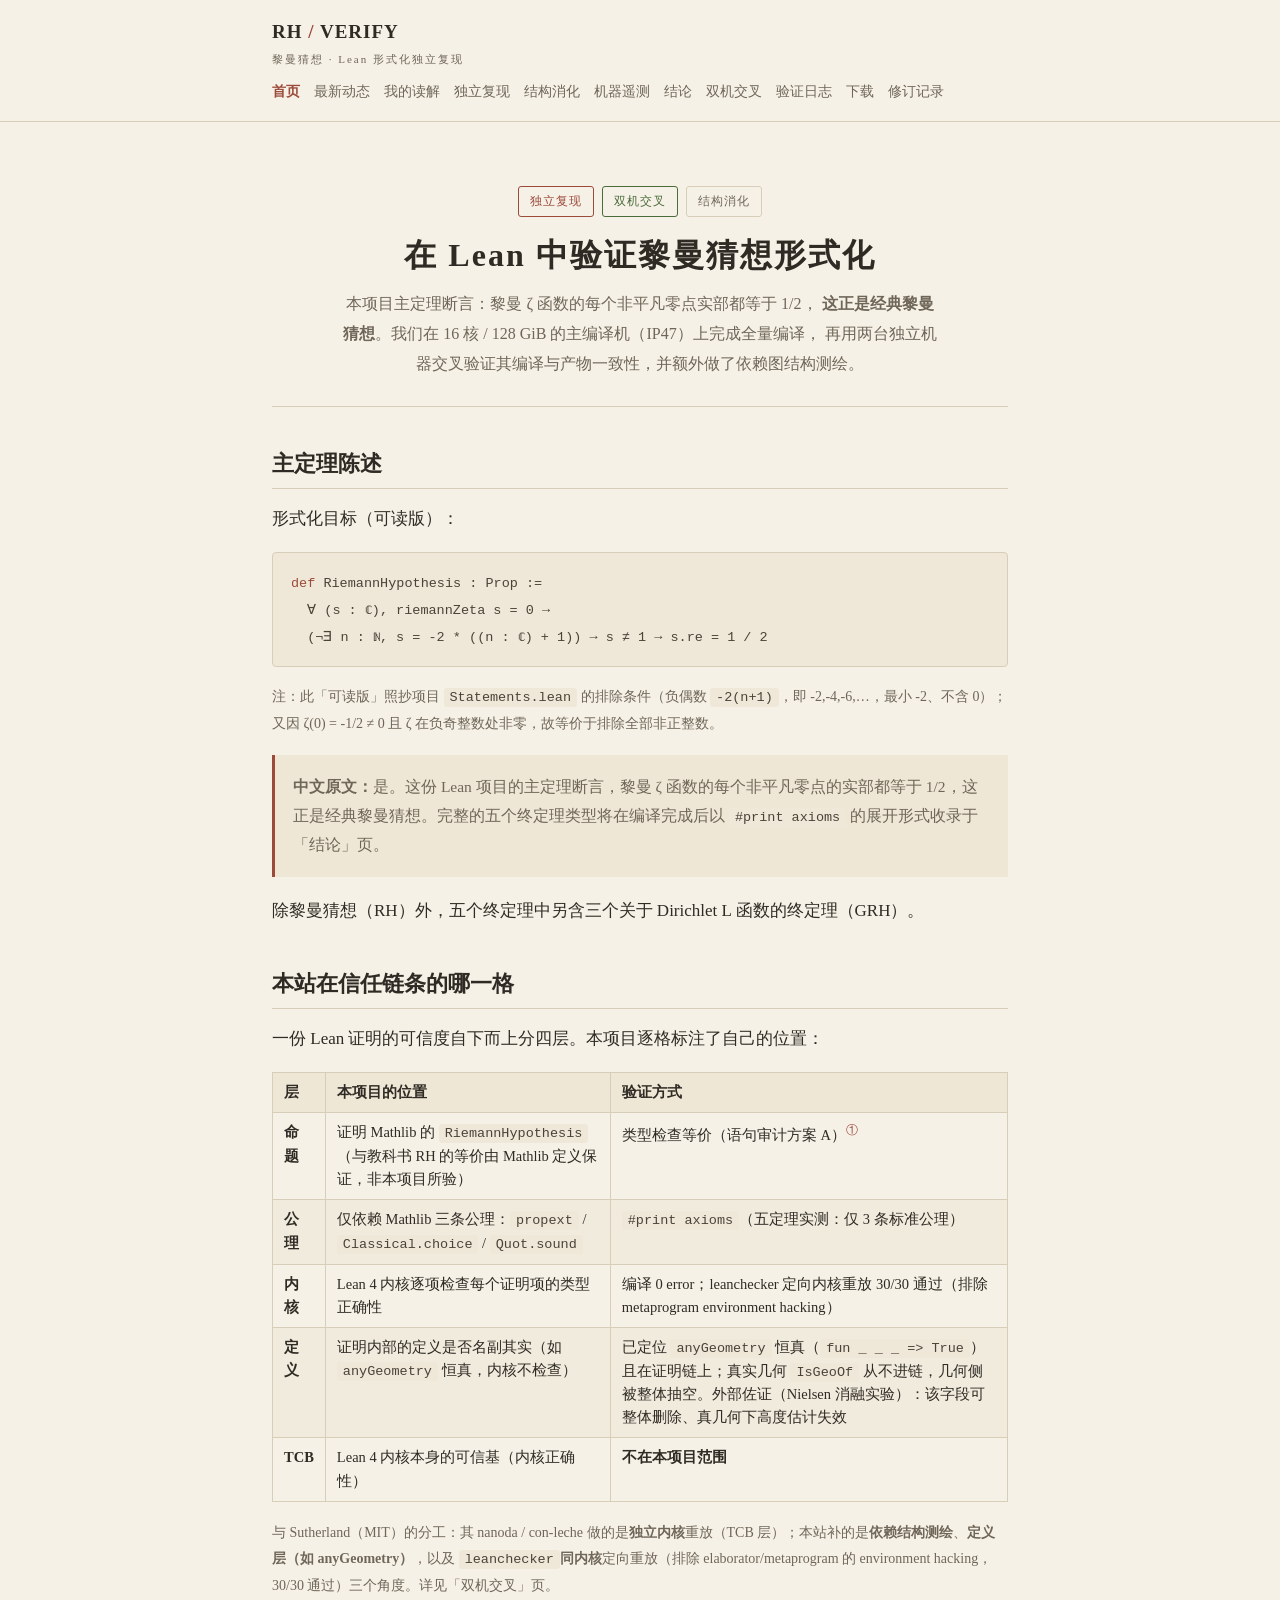
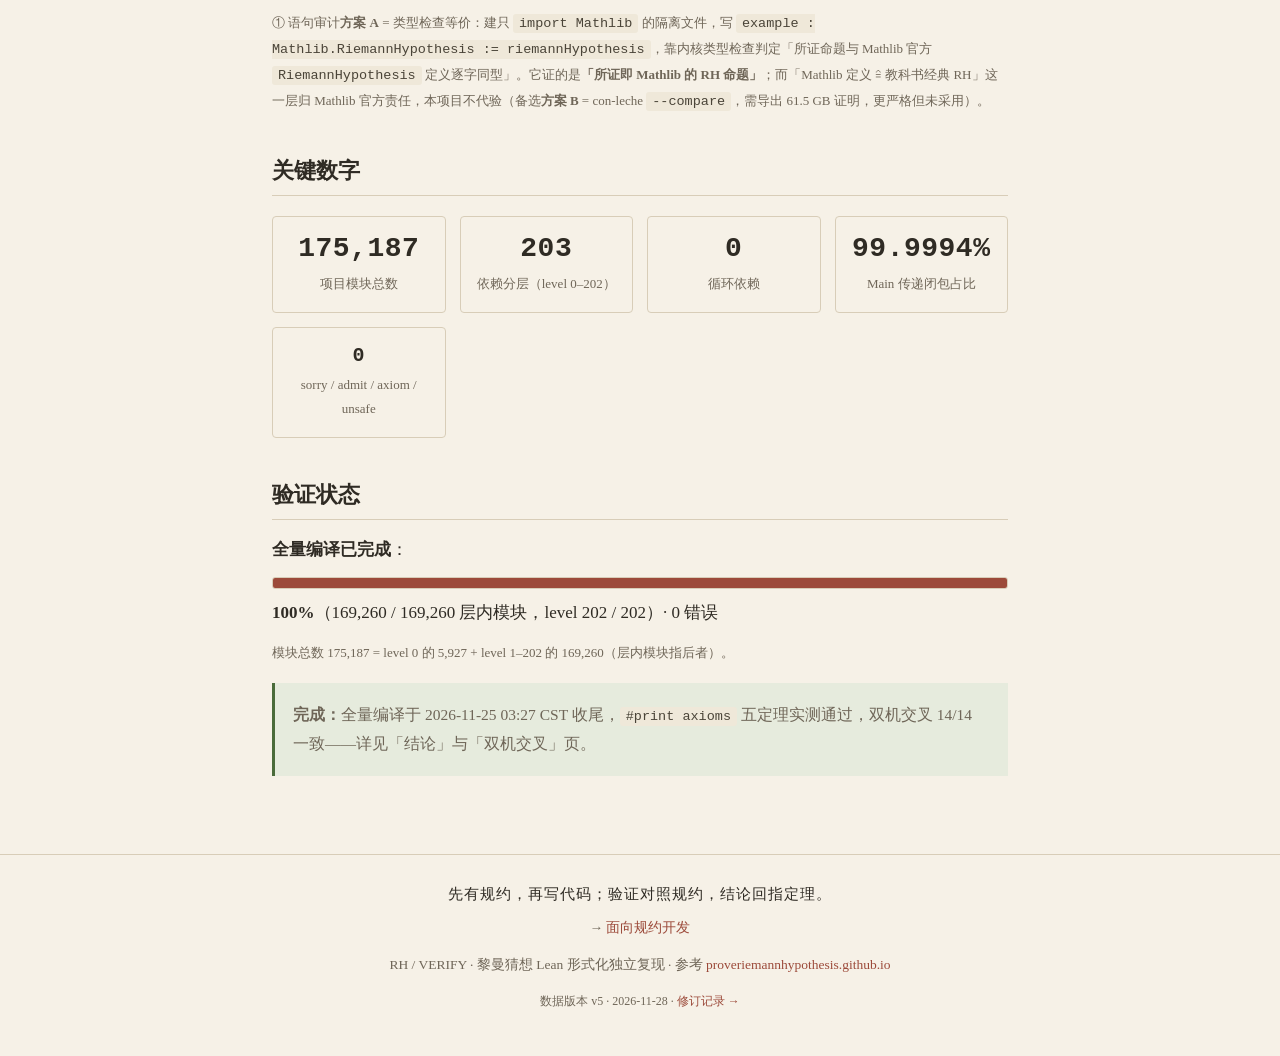
<file: index.html>
<!DOCTYPE html>
<html lang="zh-CN">
<head>
  <meta charset="UTF-8">
  <meta name="viewport" content="width=device-width, initial-scale=1.0">
  <title>RH / VERIFY · 独立复现</title>
  <link rel="stylesheet" href="css/style.css">
</head>
<body>
  <header class="site-header">
    <div class="wrap">
      <div class="brand"><a href="index.html">RH <span class="sep">/</span> VERIFY<span class="en">黎曼猜想 · Lean 形式化独立复现</span></a></div>
      <nav class="site-nav">
        <a href="index.html" class="active">首页</a>
        <a href="news.html">最新动态</a>
        <a href="readings.html">我的读解</a>
        <a href="reproduction.html">独立复现</a>
        <a href="structure.html">结构消化</a>
        <a href="machine.html">机器遥测</a>
        <a href="results.html">结论</a>
        <a href="crosscheck.html">双机交叉</a>
        <a href="log.html">验证日志</a>
        <a href="downloads.html">下载</a>
        <a href="changelog.html">修订记录</a>
      </nav>
    </div>
  </header>

  <main class="wrap">
    <section class="hero">
      <div class="badge-row">
        <span class="badge accent">独立复现</span>
        <span class="badge ok">双机交叉</span>
        <span class="badge">结构消化</span>
      </div>
      <h1>在 Lean 中验证黎曼猜想形式化</h1>
      <p class="sub">
        本项目主定理断言：黎曼 ζ 函数的每个非平凡零点实部都等于 1/2，
        <strong>这正是经典黎曼猜想</strong>。我们在 16 核 / 128 GiB 的主编译机（IP47）上完成全量编译，
        再用两台独立机器交叉验证其编译与产物一致性，并额外做了依赖图结构测绘。
      </p>
    </section>

    <section>
      <h2>主定理陈述</h2>
      <p>形式化目标（可读版）：</p>
      <pre><code><span class="code-k">def</span> RiemannHypothesis : Prop :=
  ∀ (s : ℂ), riemannZeta s = 0 →
  (¬∃ n : ℕ, s = -2 * ((n : ℂ) + 1)) → s ≠ 1 → s.re = 1 / 2</code></pre>
      <p style="font-size:14px;color:var(--ink-soft)">注：此「可读版」照抄项目 <code>Statements.lean</code> 的排除条件（负偶数 <code>-2(n+1)</code>，即 -2,-4,-6,…，最小 -2、不含 0）；又因 ζ(0) = -1/2 ≠ 0 且 ζ 在负奇整数处非零，故等价于排除全部非正整数。</p>
      <blockquote>
        <p><strong>中文原文：</strong>是。这份 Lean 项目的主定理断言，黎曼 ζ 函数的每个非平凡零点的实部都等于 1/2，这正是经典黎曼猜想。完整的五个终定理类型将在编译完成后以 <code>#print axioms</code> 的展开形式收录于「结论」页。</p>
      </blockquote>
      <p>除黎曼猜想（RH）外，五个终定理中另含三个关于 Dirichlet L 函数的终定理（GRH）。</p>
    </section>

    <section>
      <h2>本站在信任链条的哪一格</h2>
      <p>一份 Lean 证明的可信度自下而上分四层。本项目逐格标注了自己的位置：</p>
      <table>
        <thead>
          <tr><th>层</th><th>本项目的位置</th><th>验证方式</th></tr>
        </thead>
        <tbody>
          <tr>
            <td><strong>命题</strong></td>
            <td>证明 Mathlib 的 <code>RiemannHypothesis</code>（与教科书 RH 的等价由 Mathlib 定义保证，非本项目所验）</td>
            <td>类型检查等价（语句审计方案 A）<sup><a href="#stmt-audit" title="语句审计方案 A 是什么">①</a></sup></td>
          </tr>
          <tr>
            <td><strong>公理</strong></td>
            <td>仅依赖 Mathlib 三条公理：<code>propext</code> / <code>Classical.choice</code> / <code>Quot.sound</code></td>
            <td><code>#print axioms</code>（五定理实测：仅 3 条标准公理）</td>
          </tr>
          <tr>
            <td><strong>内核</strong></td>
            <td>Lean 4 内核逐项检查每个证明项的类型正确性</td>
            <td>编译 0 error；leanchecker 定向内核重放 30/30 通过（排除 metaprogram environment hacking）</td>
          </tr>
          <tr>
            <td><strong>定义</strong></td>
            <td>证明内部的定义是否名副其实（如 <code>anyGeometry</code> 恒真，内核不检查）</td>
            <td>已定位 <code>anyGeometry</code> 恒真（<code>fun _ _ _ =&gt; True</code>）且在证明链上；真实几何 <code>IsGeoOf</code> 从不进链，几何侧被整体抽空。外部佐证（Nielsen 消融实验）：该字段可整体删除、真几何下高度估计失效</td>
          </tr>
          <tr>
            <td><strong>TCB</strong></td>
            <td>Lean 4 内核本身的可信基（内核正确性）</td>
            <td><strong>不在本项目范围</strong></td>
          </tr>
        </tbody>
      </table>
      <p style="font-size:14px;color:var(--ink-soft)">与 Sutherland（MIT）的分工：其 nanoda / con-leche 做的是<strong>独立内核</strong>重放（TCB 层）；本站补的是<strong>依赖结构测绘</strong>、<strong>定义层（如 anyGeometry）</strong>，以及 <code>leanchecker</code><strong>同内核</strong>定向重放（排除 elaborator/metaprogram 的 environment hacking，30/30 通过）三个角度。详见「双机交叉」页。</p>
      <p style="font-size:13px;color:var(--ink-soft)" id="stmt-audit">① 语句审计<strong>方案 A</strong> = 类型检查等价：建只 <code>import Mathlib</code> 的隔离文件，写 <code>example : Mathlib.RiemannHypothesis := riemannHypothesis</code>，靠内核类型检查判定「所证命题与 Mathlib 官方 <code>RiemannHypothesis</code> 定义逐字同型」。它证的是<strong>「所证即 Mathlib 的 RH 命题」</strong>；而「Mathlib 定义 ≙ 教科书经典 RH」这一层归 Mathlib 官方责任，本项目不代验（备选<strong>方案 B</strong> = con-leche <code>--compare</code>，需导出 61.5 GB 证明，更严格但未采用）。</p>
    </section>

    <section>
      <h2>关键数字</h2>
      <div class="stat-grid">
        <div class="stat-card">
          <div class="stat-value">175,187</div>
          <div class="stat-label">项目模块总数</div>
        </div>
        <div class="stat-card">
          <div class="stat-value">203</div>
          <div class="stat-label">依赖分层（level 0–202）</div>
        </div>
        <div class="stat-card">
          <div class="stat-value">0</div>
          <div class="stat-label">循环依赖</div>
        </div>
        <div class="stat-card">
          <div class="stat-value">99.9994%</div>
          <div class="stat-label">Main 传递闭包占比</div>
        </div>
        <div class="stat-card">
          <div class="stat-value small">0</div>
          <div class="stat-label">sorry / admit / axiom / unsafe</div>
        </div>
      </div>
    </section>

    <section>
      <h2>验证状态</h2>
      <p><strong>全量编译已完成</strong>：</p>
      <div class="progress"><span style="width:100%"></span></div>
      <p style="margin-top:8px">
        <strong>100%</strong>（169,260 / 169,260 层内模块，level 202 / 202）· 0 错误
      </p>
      <p style="margin-top:4px;font-size:13px;color:var(--ink-soft)">
        模块总数 175,187 = level 0 的 5,927 + level 1–202 的 169,260（层内模块指后者）。
      </p>
      <blockquote class="ok">
        <p><strong>完成：</strong>全量编译于 2026-11-25 03:27 CST 收尾，<code>#print axioms</code> 五定理实测通过，双机交叉 14/14 一致——详见「结论」与「双机交叉」页。</p>
      </blockquote>
    </section>
  </main>

  <footer class="site-footer">
    <div class="principle">先有规约，再写代码；验证对照规约，结论回指定理。</div>
    <p style="margin-top:8px">→ <a href="https://skyboyhjj.github.io/spec-oriented-development/">面向规约开发</a></p>
    <p style="margin-top:8px">RH / VERIFY · 黎曼猜想 Lean 形式化独立复现 · 参考 <a href="https://proveriemannhypothesis.github.io/">proveriemannhypothesis.github.io</a></p>
    <p style="margin-top:8px;font-size:12px;color:var(--ink-soft)">数据版本 v5 · 2026-11-28 · <a href="changelog.html">修订记录 →</a></p>
  </footer>
</body>
</html>
</file>
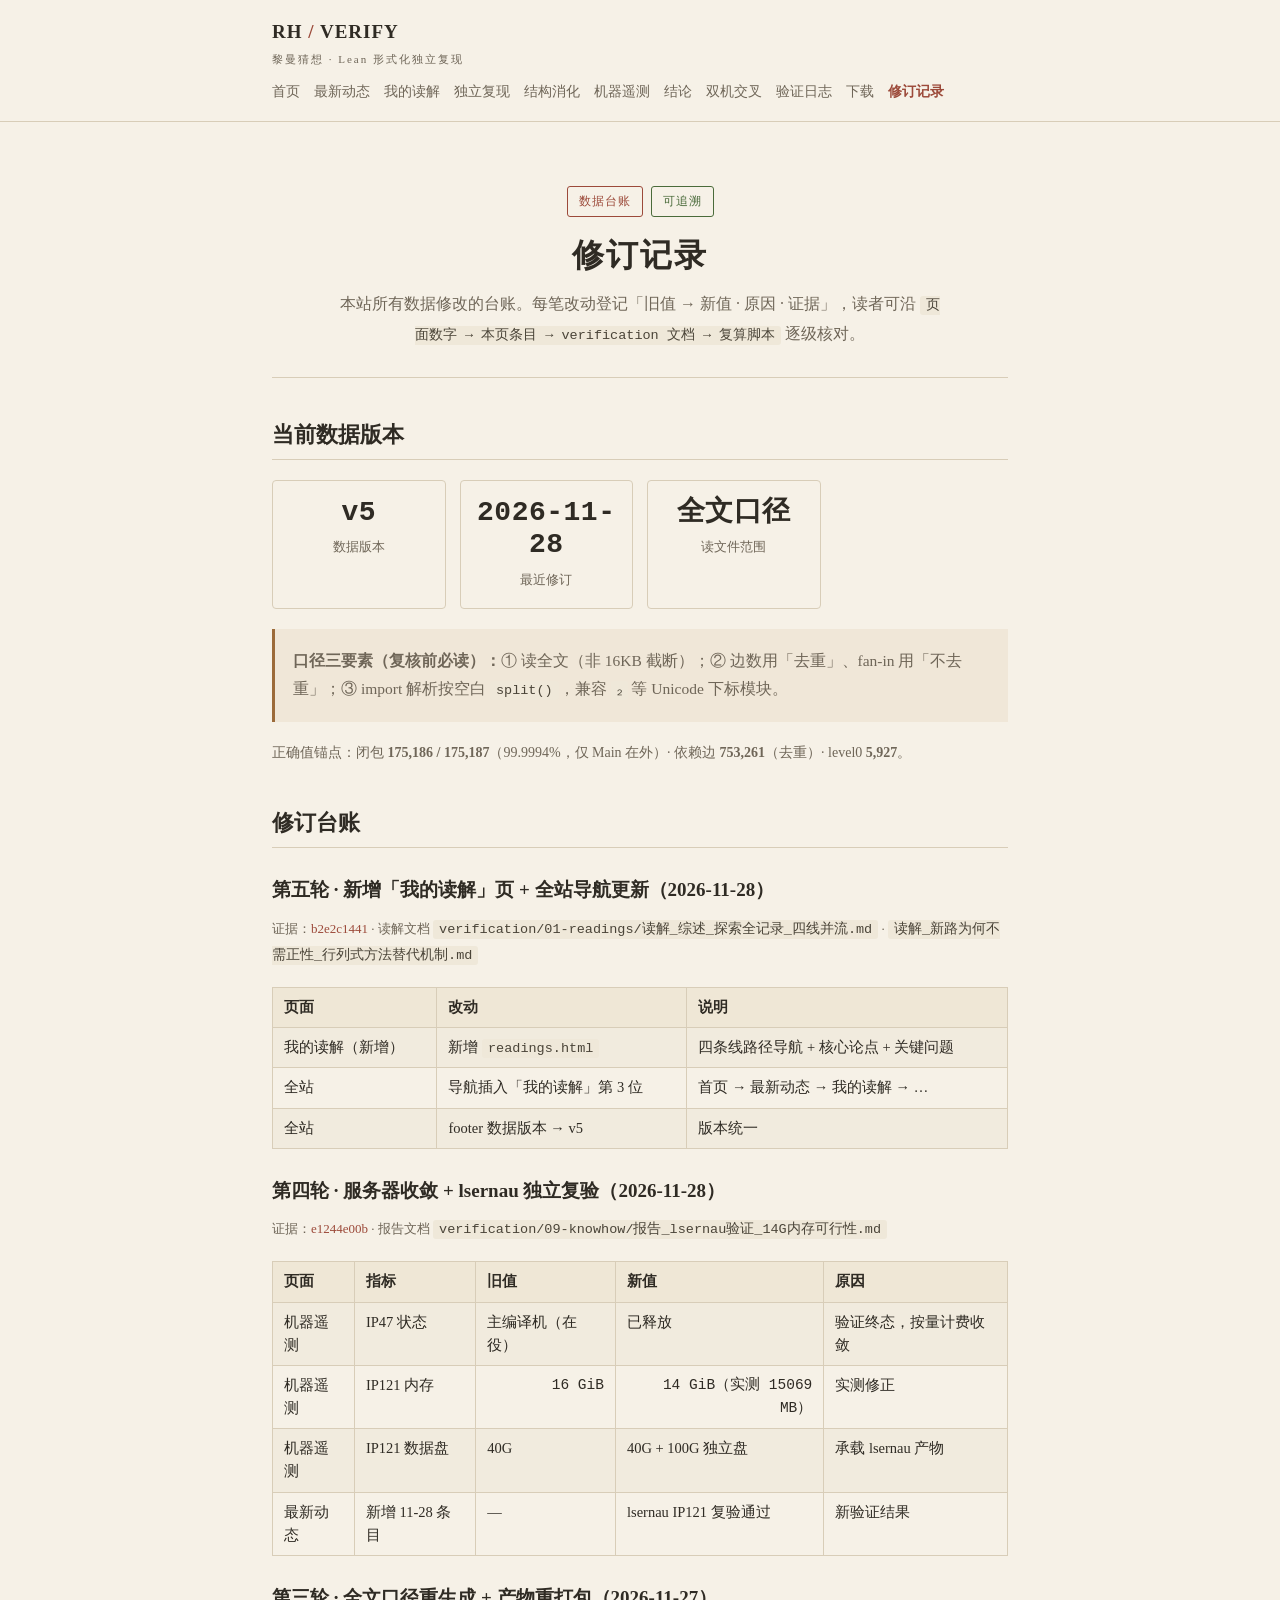
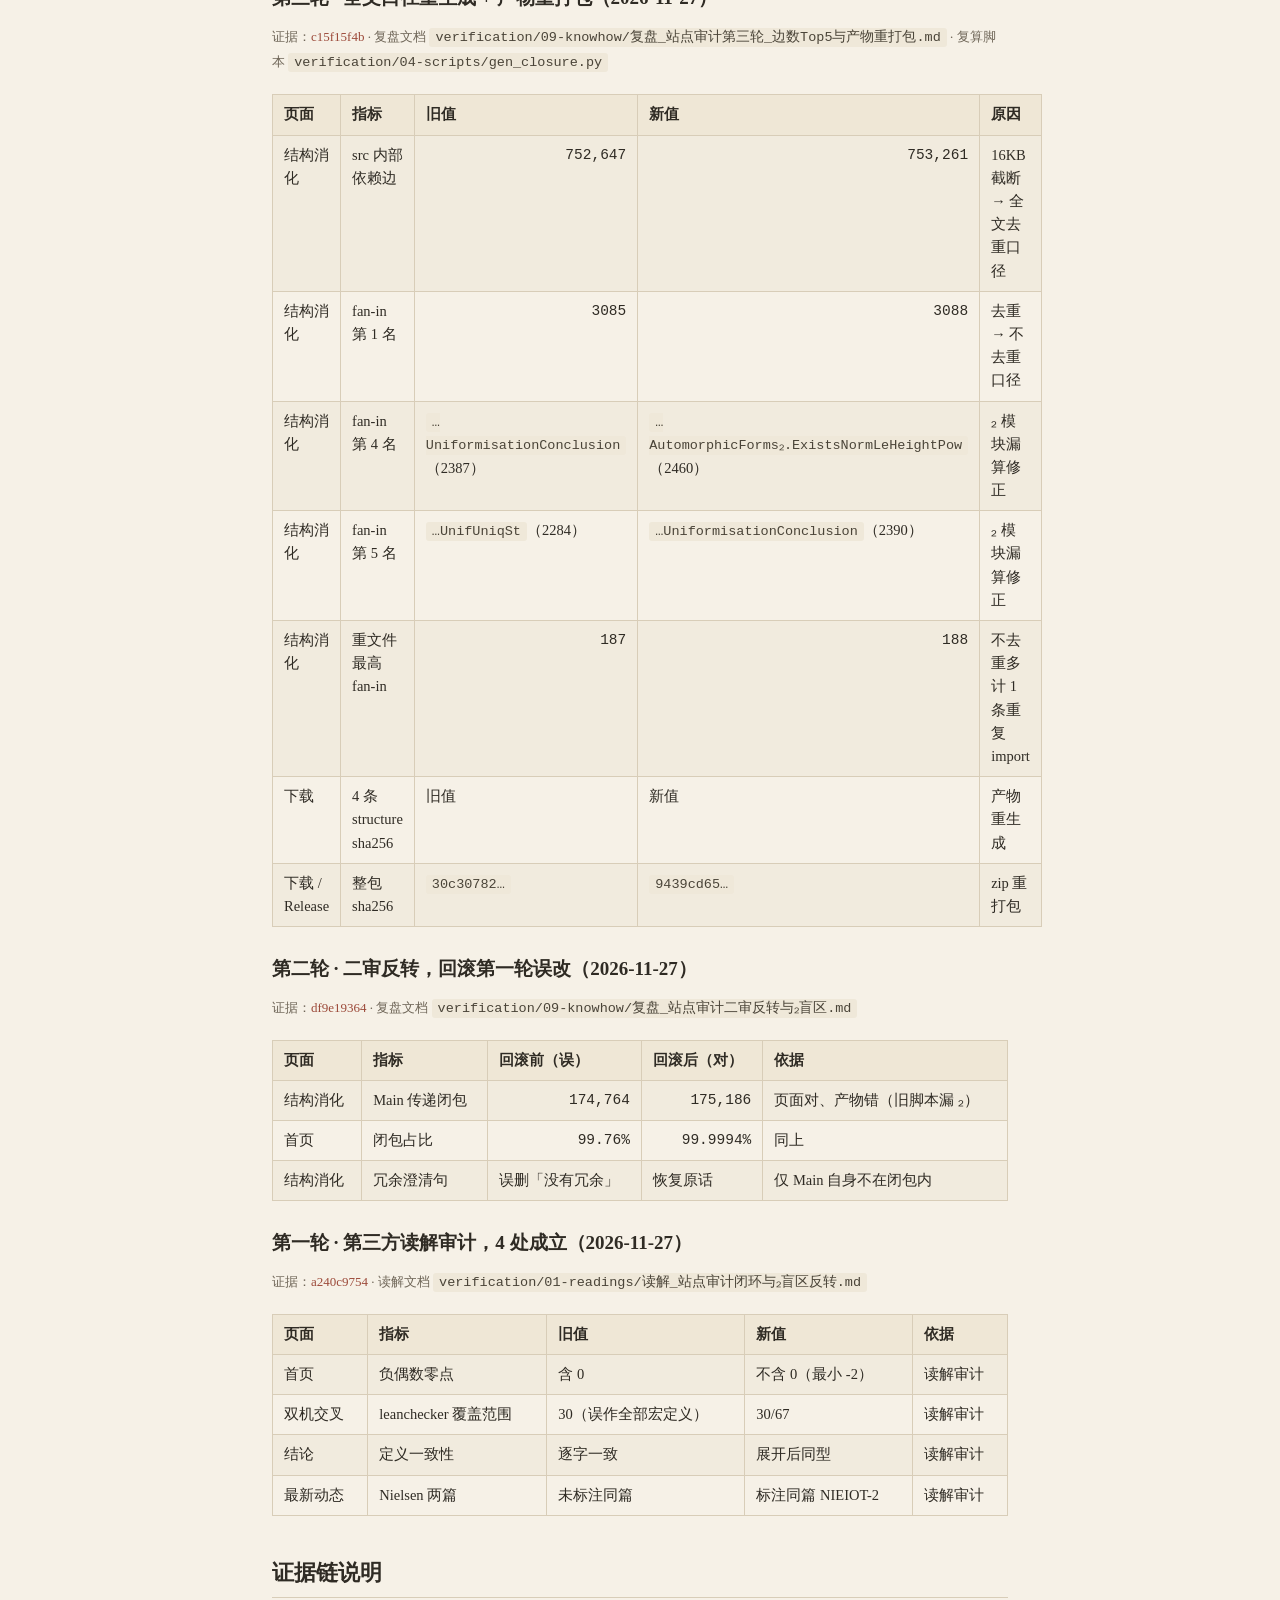
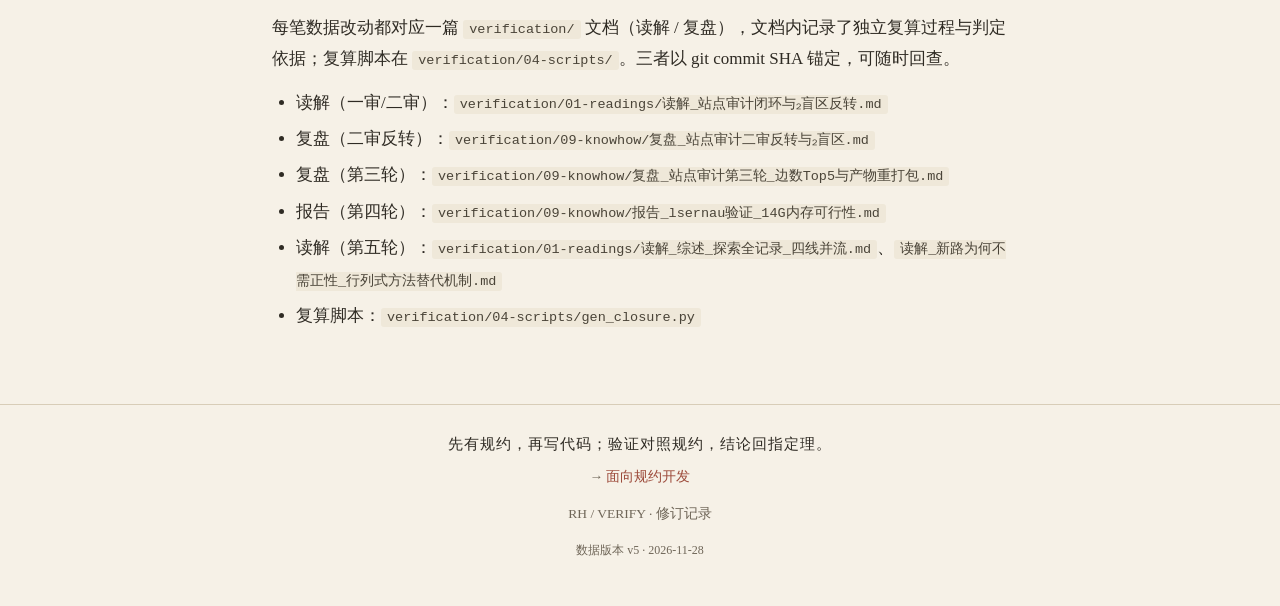
<file: changelog.html>
<!DOCTYPE html>
<html lang="zh-CN">
<head>
  <meta charset="UTF-8">
  <meta name="viewport" content="width=device-width, initial-scale=1.0">
  <title>修订记录 · RH / VERIFY</title>
  <link rel="stylesheet" href="css/style.css">
</head>
<body>
  <header class="site-header">
    <div class="wrap">
      <div class="brand"><a href="index.html">RH <span class="sep">/</span> VERIFY<span class="en">黎曼猜想 · Lean 形式化独立复现</span></a></div>
      <nav class="site-nav">
        <a href="index.html">首页</a>
        <a href="news.html">最新动态</a>
        <a href="readings.html">我的读解</a>
        <a href="reproduction.html">独立复现</a>
        <a href="structure.html">结构消化</a>
        <a href="machine.html">机器遥测</a>
        <a href="results.html">结论</a>
        <a href="crosscheck.html">双机交叉</a>
        <a href="log.html">验证日志</a>
        <a href="downloads.html">下载</a>
        <a href="changelog.html" class="active">修订记录</a>
      </nav>
    </div>
  </header>

  <main class="wrap">
    <section class="hero">
      <div class="badge-row"><span class="badge accent">数据台账</span><span class="badge ok">可追溯</span></div>
      <h1>修订记录</h1>
      <p class="sub">本站所有数据修改的台账。每笔改动登记「旧值 → 新值 · 原因 · 证据」，读者可沿 <code>页面数字 → 本页条目 → verification 文档 → 复算脚本</code> 逐级核对。</p>
    </section>

    <section>
      <h2>当前数据版本</h2>
      <div class="stat-grid">
        <div class="stat-card"><div class="stat-value">v5</div><div class="stat-label">数据版本</div></div>
        <div class="stat-card"><div class="stat-value">2026-11-28</div><div class="stat-label">最近修订</div></div>
        <div class="stat-card"><div class="stat-value">全文口径</div><div class="stat-label">读文件范围</div></div>
      </div>
      <blockquote class="warn">
        <p><strong>口径三要素（复核前必读）：</strong>① 读全文（非 16KB 截断）；② 边数用「去重」、fan-in 用「不去重」；③ import 解析按空白 <code>split()</code>，兼容 <code>₂</code> 等 Unicode 下标模块。</p>
      </blockquote>
      <p style="color:var(--ink-soft);font-size:14px">正确值锚点：闭包 <strong>175,186 / 175,187</strong>（99.9994%，仅 Main 在外）· 依赖边 <strong>753,261</strong>（去重）· level0 <strong>5,927</strong>。</p>
    </section>

    <section>
      <h2>修订台账</h2>

      <h3>第五轮 · 新增「我的读解」页 + 全站导航更新（2026-11-28）</h3>
      <p style="font-size:13px;color:var(--ink-soft)">证据：<a href="https://github.com/skyboyhjj/riemann-hypothesis-lean/commit/b2e2c1441">b2e2c1441</a> · 读解文档 <code>verification/01-readings/读解_综述_探索全记录_四线并流.md</code> · <code>读解_新路为何不需正性_行列式方法替代机制.md</code></p>
      <table>
        <tr><th>页面</th><th>改动</th><th>说明</th></tr>
        <tr><td>我的读解（新增）</td><td>新增 <code>readings.html</code></td><td>四条线路径导航 + 核心论点 + 关键问题</td></tr>
        <tr><td>全站</td><td>导航插入「我的读解」第 3 位</td><td>首页 → 最新动态 → 我的读解 → …</td></tr>
        <tr><td>全站</td><td>footer 数据版本 → v5</td><td>版本统一</td></tr>
      </table>

      <h3>第四轮 · 服务器收敛 + lsernau 独立复验（2026-11-28）</h3>
      <p style="font-size:13px;color:var(--ink-soft)">证据：<a href="https://github.com/skyboyhjj/riemann-hypothesis-lean/commit/e1244e00b">e1244e00b</a> · 报告文档 <code>verification/09-knowhow/报告_lsernau验证_14G内存可行性.md</code></p>
      <table>
        <tr><th>页面</th><th>指标</th><th>旧值</th><th>新值</th><th>原因</th></tr>
        <tr><td>机器遥测</td><td>IP47 状态</td><td>主编译机（在役）</td><td>已释放</td><td>验证终态，按量计费收敛</td></tr>
        <tr><td>机器遥测</td><td>IP121 内存</td><td class="num">16 GiB</td><td class="num">14 GiB（实测 15069 MB）</td><td>实测修正</td></tr>
        <tr><td>机器遥测</td><td>IP121 数据盘</td><td>40G</td><td>40G + 100G 独立盘</td><td>承载 lsernau 产物</td></tr>
        <tr><td>最新动态</td><td>新增 11-28 条目</td><td>—</td><td>lsernau IP121 复验通过</td><td>新验证结果</td></tr>
      </table>

      <h3>第三轮 · 全文口径重生成 + 产物重打包（2026-11-27）</h3>
      <p style="font-size:13px;color:var(--ink-soft)">证据：<a href="https://github.com/skyboyhjj/riemann-hypothesis-lean/commit/c15f15f4b">c15f15f4b</a> · 复盘文档 <code>verification/09-knowhow/复盘_站点审计第三轮_边数Top5与产物重打包.md</code> · 复算脚本 <code>verification/04-scripts/gen_closure.py</code></p>
      <table>
        <tr><th>页面</th><th>指标</th><th>旧值</th><th>新值</th><th>原因</th></tr>
        <tr><td>结构消化</td><td>src 内部依赖边</td><td class="num">752,647</td><td class="num">753,261</td><td>16KB 截断 → 全文去重口径</td></tr>
        <tr><td>结构消化</td><td>fan-in 第 1 名</td><td class="num">3085</td><td class="num">3088</td><td>去重 → 不去重口径</td></tr>
        <tr><td>结构消化</td><td>fan-in 第 4 名</td><td><code>…UniformisationConclusion</code>（2387）</td><td><code>…AutomorphicForms₂.ExistsNormLeHeightPow</code>（2460）</td><td>₂ 模块漏算修正</td></tr>
        <tr><td>结构消化</td><td>fan-in 第 5 名</td><td><code>…UnifUniqSt</code>（2284）</td><td><code>…UniformisationConclusion</code>（2390）</td><td>₂ 模块漏算修正</td></tr>
        <tr><td>结构消化</td><td>重文件最高 fan-in</td><td class="num">187</td><td class="num">188</td><td>不去重多计 1 条重复 import</td></tr>
        <tr><td>下载</td><td>4 条 structure sha256</td><td>旧值</td><td>新值</td><td>产物重生成</td></tr>
        <tr><td>下载 / Release</td><td>整包 sha256</td><td><code>30c30782…</code></td><td><code>9439cd65…</code></td><td>zip 重打包</td></tr>
      </table>

      <h3>第二轮 · 二审反转，回滚第一轮误改（2026-11-27）</h3>
      <p style="font-size:13px;color:var(--ink-soft)">证据：<a href="https://github.com/skyboyhjj/riemann-hypothesis-lean/commit/df9e19364">df9e19364</a> · 复盘文档 <code>verification/09-knowhow/复盘_站点审计二审反转与₂盲区.md</code></p>
      <table>
        <tr><th>页面</th><th>指标</th><th>回滚前（误）</th><th>回滚后（对）</th><th>依据</th></tr>
        <tr><td>结构消化</td><td>Main 传递闭包</td><td class="num">174,764</td><td class="num">175,186</td><td>页面对、产物错（旧脚本漏 ₂）</td></tr>
        <tr><td>首页</td><td>闭包占比</td><td class="num">99.76%</td><td class="num">99.9994%</td><td>同上</td></tr>
        <tr><td>结构消化</td><td>冗余澄清句</td><td>误删「没有冗余」</td><td>恢复原话</td><td>仅 Main 自身不在闭包内</td></tr>
      </table>

      <h3>第一轮 · 第三方读解审计，4 处成立（2026-11-27）</h3>
      <p style="font-size:13px;color:var(--ink-soft)">证据：<a href="https://github.com/skyboyhjj/riemann-hypothesis-lean/commit/a240c9754">a240c9754</a> · 读解文档 <code>verification/01-readings/读解_站点审计闭环与₂盲区反转.md</code></p>
      <table>
        <tr><th>页面</th><th>指标</th><th>旧值</th><th>新值</th><th>依据</th></tr>
        <tr><td>首页</td><td>负偶数零点</td><td>含 0</td><td>不含 0（最小 -2）</td><td>读解审计</td></tr>
        <tr><td>双机交叉</td><td>leanchecker 覆盖范围</td><td>30（误作全部宏定义）</td><td>30/67</td><td>读解审计</td></tr>
        <tr><td>结论</td><td>定义一致性</td><td>逐字一致</td><td>展开后同型</td><td>读解审计</td></tr>
        <tr><td>最新动态</td><td>Nielsen 两篇</td><td>未标注同篇</td><td>标注同篇 NIEIOT-2</td><td>读解审计</td></tr>
      </table>
    </section>

    <section>
      <h2>证据链说明</h2>
      <p>每笔数据改动都对应一篇 <code>verification/</code> 文档（读解 / 复盘），文档内记录了独立复算过程与判定依据；复算脚本在 <code>verification/04-scripts/</code>。三者以 git commit SHA 锚定，可随时回查。</p>
      <ul>
        <li>读解（一审/二审）：<code>verification/01-readings/读解_站点审计闭环与₂盲区反转.md</code></li>
        <li>复盘（二审反转）：<code>verification/09-knowhow/复盘_站点审计二审反转与₂盲区.md</code></li>
        <li>复盘（第三轮）：<code>verification/09-knowhow/复盘_站点审计第三轮_边数Top5与产物重打包.md</code></li>
        <li>报告（第四轮）：<code>verification/09-knowhow/报告_lsernau验证_14G内存可行性.md</code></li>
        <li>读解（第五轮）：<code>verification/01-readings/读解_综述_探索全记录_四线并流.md</code>、<code>读解_新路为何不需正性_行列式方法替代机制.md</code></li>
        <li>复算脚本：<code>verification/04-scripts/gen_closure.py</code></li>
      </ul>
    </section>
  </main>

  <footer class="site-footer">
    <div class="principle">先有规约，再写代码；验证对照规约，结论回指定理。</div>
    <p style="margin-top:8px">→ <a href="https://skyboyhjj.github.io/spec-oriented-development/">面向规约开发</a></p>
    <p style="margin-top:8px">RH / VERIFY · 修订记录</p>
    <p style="margin-top:8px;font-size:12px;color:var(--ink-soft)">数据版本 v5 · 2026-11-28</p>
  </footer>
</body>
</html>
</file>
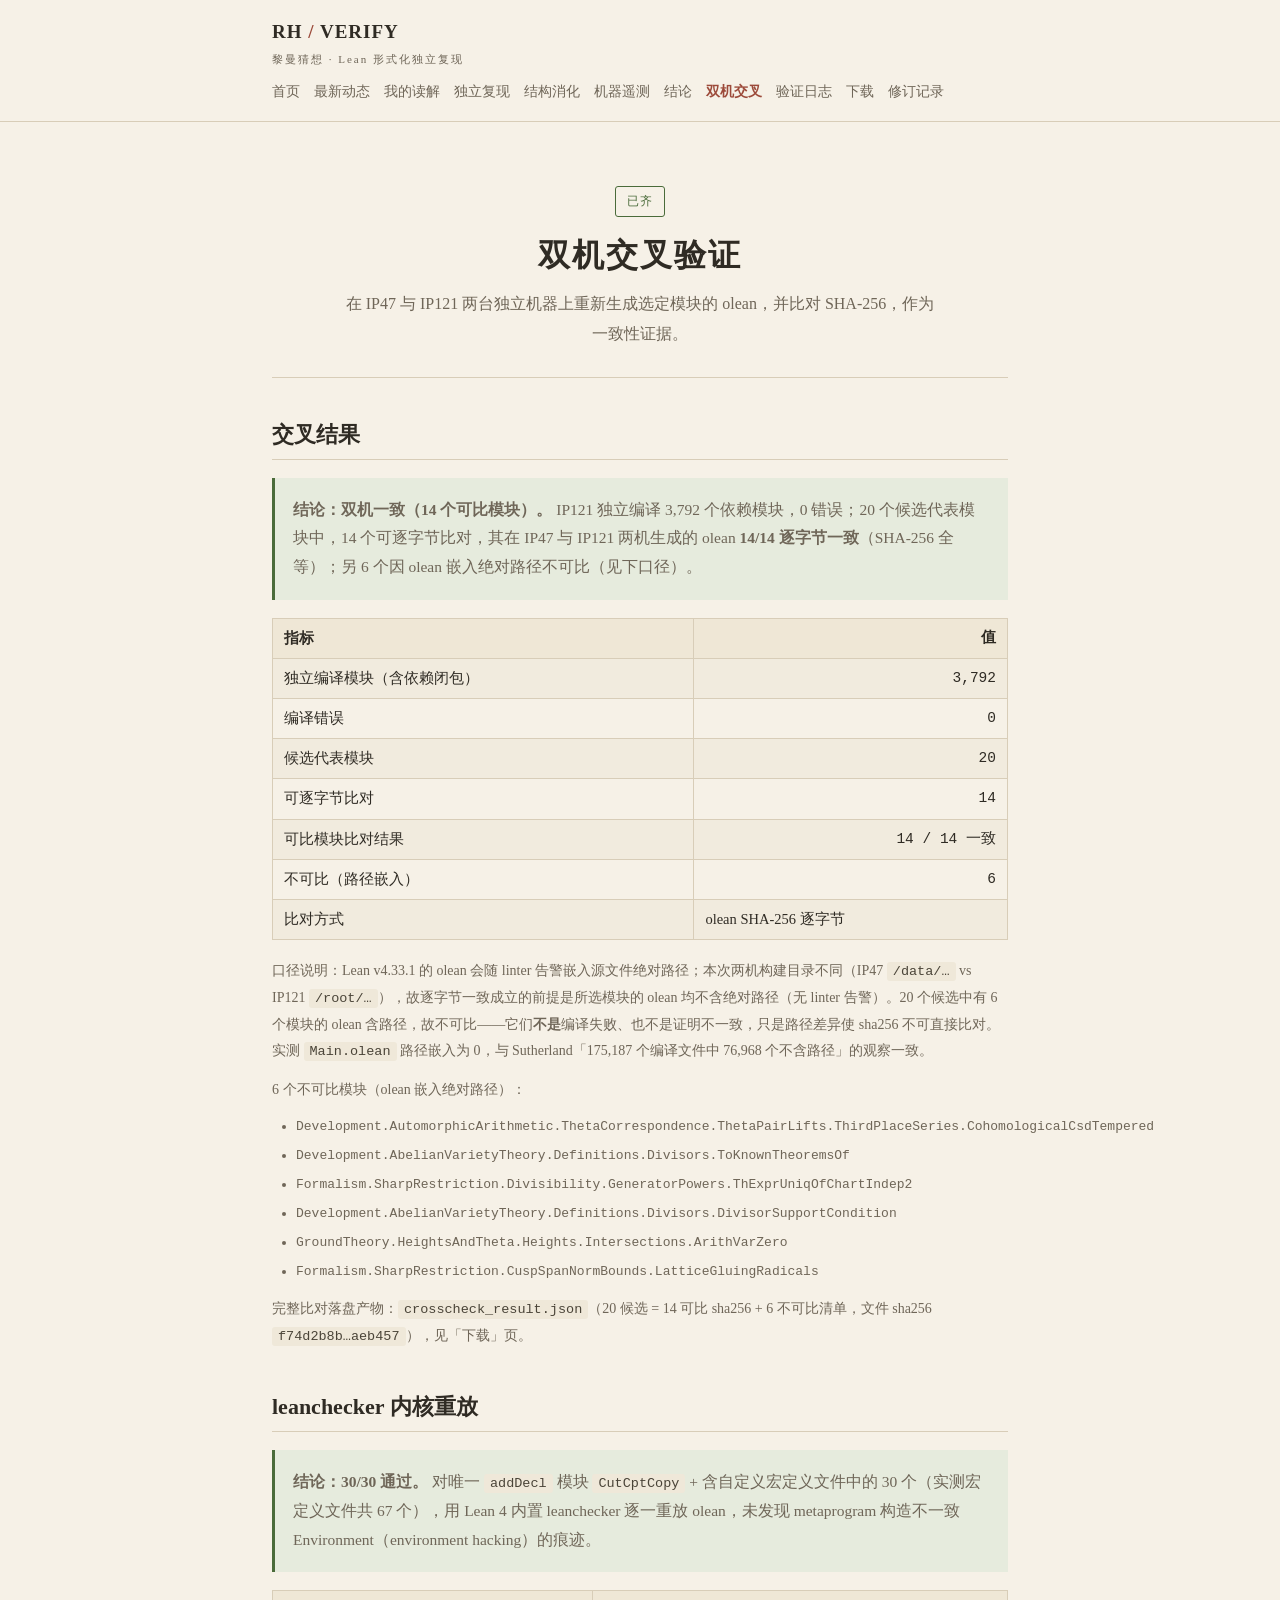
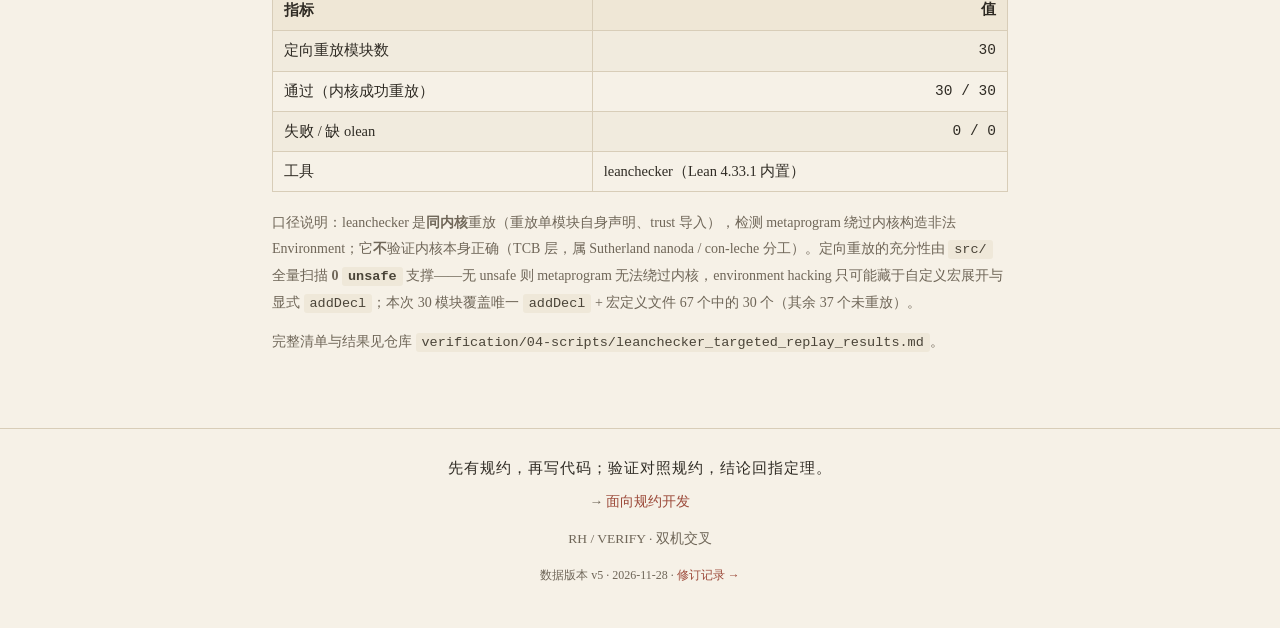
<file: crosscheck.html>
<!DOCTYPE html>
<html lang="zh-CN">
<head>
  <meta charset="UTF-8">
  <meta name="viewport" content="width=device-width, initial-scale=1.0">
  <title>双机交叉 · RH / VERIFY</title>
  <link rel="stylesheet" href="css/style.css">
</head>
<body>
  <header class="site-header">
    <div class="wrap">
      <div class="brand"><a href="index.html">RH <span class="sep">/</span> VERIFY<span class="en">黎曼猜想 · Lean 形式化独立复现</span></a></div>
      <nav class="site-nav">
        <a href="index.html">首页</a>
        <a href="news.html">最新动态</a>
        <a href="readings.html">我的读解</a>
        <a href="reproduction.html">独立复现</a>
        <a href="structure.html">结构消化</a>
        <a href="machine.html">机器遥测</a>
        <a href="results.html">结论</a>
        <a href="crosscheck.html" class="active">双机交叉</a>
        <a href="log.html">验证日志</a>
        <a href="downloads.html">下载</a>
        <a href="changelog.html">修订记录</a>
      </nav>
    </div>
  </header>

  <main class="wrap">
    <section class="hero">
      <div class="badge-row"><span class="badge ok">已齐</span></div>
      <h1>双机交叉验证</h1>
      <p class="sub">在 IP47 与 IP121 两台独立机器上重新生成选定模块的 olean，并比对 SHA-256，作为一致性证据。</p>
    </section>

    <section>
      <h2>交叉结果</h2>
      <blockquote class="ok">
        <p><strong>结论：双机一致（14 个可比模块）。</strong> IP121 独立编译 3,792 个依赖模块，0 错误；20 个候选代表模块中，14 个可逐字节比对，其在 IP47 与 IP121 两机生成的 olean <strong>14/14 逐字节一致</strong>（SHA-256 全等）；另 6 个因 olean 嵌入绝对路径不可比（见下口径）。</p>
      </blockquote>
      <table>
        <tr><th>指标</th><th class="num">值</th></tr>
        <tr><td>独立编译模块（含依赖闭包）</td><td class="num">3,792</td></tr>
        <tr><td>编译错误</td><td class="num">0</td></tr>
        <tr><td>候选代表模块</td><td class="num">20</td></tr>
        <tr><td>可逐字节比对</td><td class="num">14</td></tr>
        <tr><td>可比模块比对结果</td><td class="num">14 / 14 一致</td></tr>
        <tr><td>不可比（路径嵌入）</td><td class="num">6</td></tr>
        <tr><td>比对方式</td><td>olean SHA-256 逐字节</td></tr>
      </table>
      <p style="font-size:14px;color:var(--ink-soft)">口径说明：Lean v4.33.1 的 olean 会随 linter 告警嵌入源文件绝对路径；本次两机构建目录不同（IP47 <code>/data/…</code> vs IP121 <code>/root/…</code>），故逐字节一致成立的前提是所选模块的 olean 均不含绝对路径（无 linter 告警）。20 个候选中有 6 个模块的 olean 含路径，故不可比——它们<strong>不是</strong>编译失败、也不是证明不一致，只是路径差异使 sha256 不可直接比对。实测 <code>Main.olean</code> 路径嵌入为 0，与 Sutherland「175,187 个编译文件中 76,968 个不含路径」的观察一致。</p>
      <p style="font-size:14px;color:var(--ink-soft)">6 个不可比模块（olean 嵌入绝对路径）：</p>
      <ul style="font-size:13px;color:var(--ink-soft);font-family:monospace">
        <li>Development.AutomorphicArithmetic.ThetaCorrespondence.ThetaPairLifts.ThirdPlaceSeries.CohomologicalCsdTempered</li>
        <li>Development.AbelianVarietyTheory.Definitions.Divisors.ToKnownTheoremsOf</li>
        <li>Formalism.SharpRestriction.Divisibility.GeneratorPowers.ThExprUniqOfChartIndep2</li>
        <li>Development.AbelianVarietyTheory.Definitions.Divisors.DivisorSupportCondition</li>
        <li>GroundTheory.HeightsAndTheta.Heights.Intersections.ArithVarZero</li>
        <li>Formalism.SharpRestriction.CuspSpanNormBounds.LatticeGluingRadicals</li>
      </ul>
      <p style="font-size:14px;color:var(--ink-soft)">完整比对落盘产物：<code>crosscheck_result.json</code>（20 候选 = 14 可比 sha256 + 6 不可比清单，文件 sha256 <code>f74d2b8b…aeb457</code>），见「下载」页。</p>
    </section>

    <section>
      <h2>leanchecker 内核重放</h2>
      <blockquote class="ok">
        <p><strong>结论：30/30 通过。</strong> 对唯一 <code>addDecl</code> 模块 <code>CutCptCopy</code> + 含自定义宏定义文件中的 30 个（实测宏定义文件共 67 个），用 Lean 4 内置 leanchecker 逐一重放 olean，未发现 metaprogram 构造不一致 Environment（environment hacking）的痕迹。</p>
      </blockquote>
      <table>
        <tr><th>指标</th><th class="num">值</th></tr>
        <tr><td>定向重放模块数</td><td class="num">30</td></tr>
        <tr><td>通过（内核成功重放）</td><td class="num">30 / 30</td></tr>
        <tr><td>失败 / 缺 olean</td><td class="num">0 / 0</td></tr>
        <tr><td>工具</td><td>leanchecker（Lean 4.33.1 内置）</td></tr>
      </table>
      <p style="font-size:14px;color:var(--ink-soft)">口径说明：leanchecker 是<strong>同内核</strong>重放（重放单模块自身声明、trust 导入），检测 metaprogram 绕过内核构造非法 Environment；它<strong>不</strong>验证内核本身正确（TCB 层，属 Sutherland nanoda / con-leche 分工）。定向重放的充分性由 <code>src/</code> 全量扫描 <strong>0 <code>unsafe</code></strong> 支撑——无 unsafe 则 metaprogram 无法绕过内核，environment hacking 只可能藏于自定义宏展开与显式 <code>addDecl</code>；本次 30 模块覆盖唯一 <code>addDecl</code> + 宏定义文件 67 个中的 30 个（其余 37 个未重放）。</p>
      <p style="font-size:14px;color:var(--ink-soft)">完整清单与结果见仓库 <code>verification/04-scripts/leanchecker_targeted_replay_results.md</code>。</p>
    </section>
  </main>

  <footer class="site-footer">
    <div class="principle">先有规约，再写代码；验证对照规约，结论回指定理。</div>
    <p style="margin-top:8px">→ <a href="https://skyboyhjj.github.io/spec-oriented-development/">面向规约开发</a></p>
    <p style="margin-top:8px">RH / VERIFY · 双机交叉</p>
    <p style="margin-top:8px;font-size:12px;color:var(--ink-soft)">数据版本 v5 · 2026-11-28 · <a href="changelog.html">修订记录 →</a></p>
  </footer>
</body>
</html>
</file>
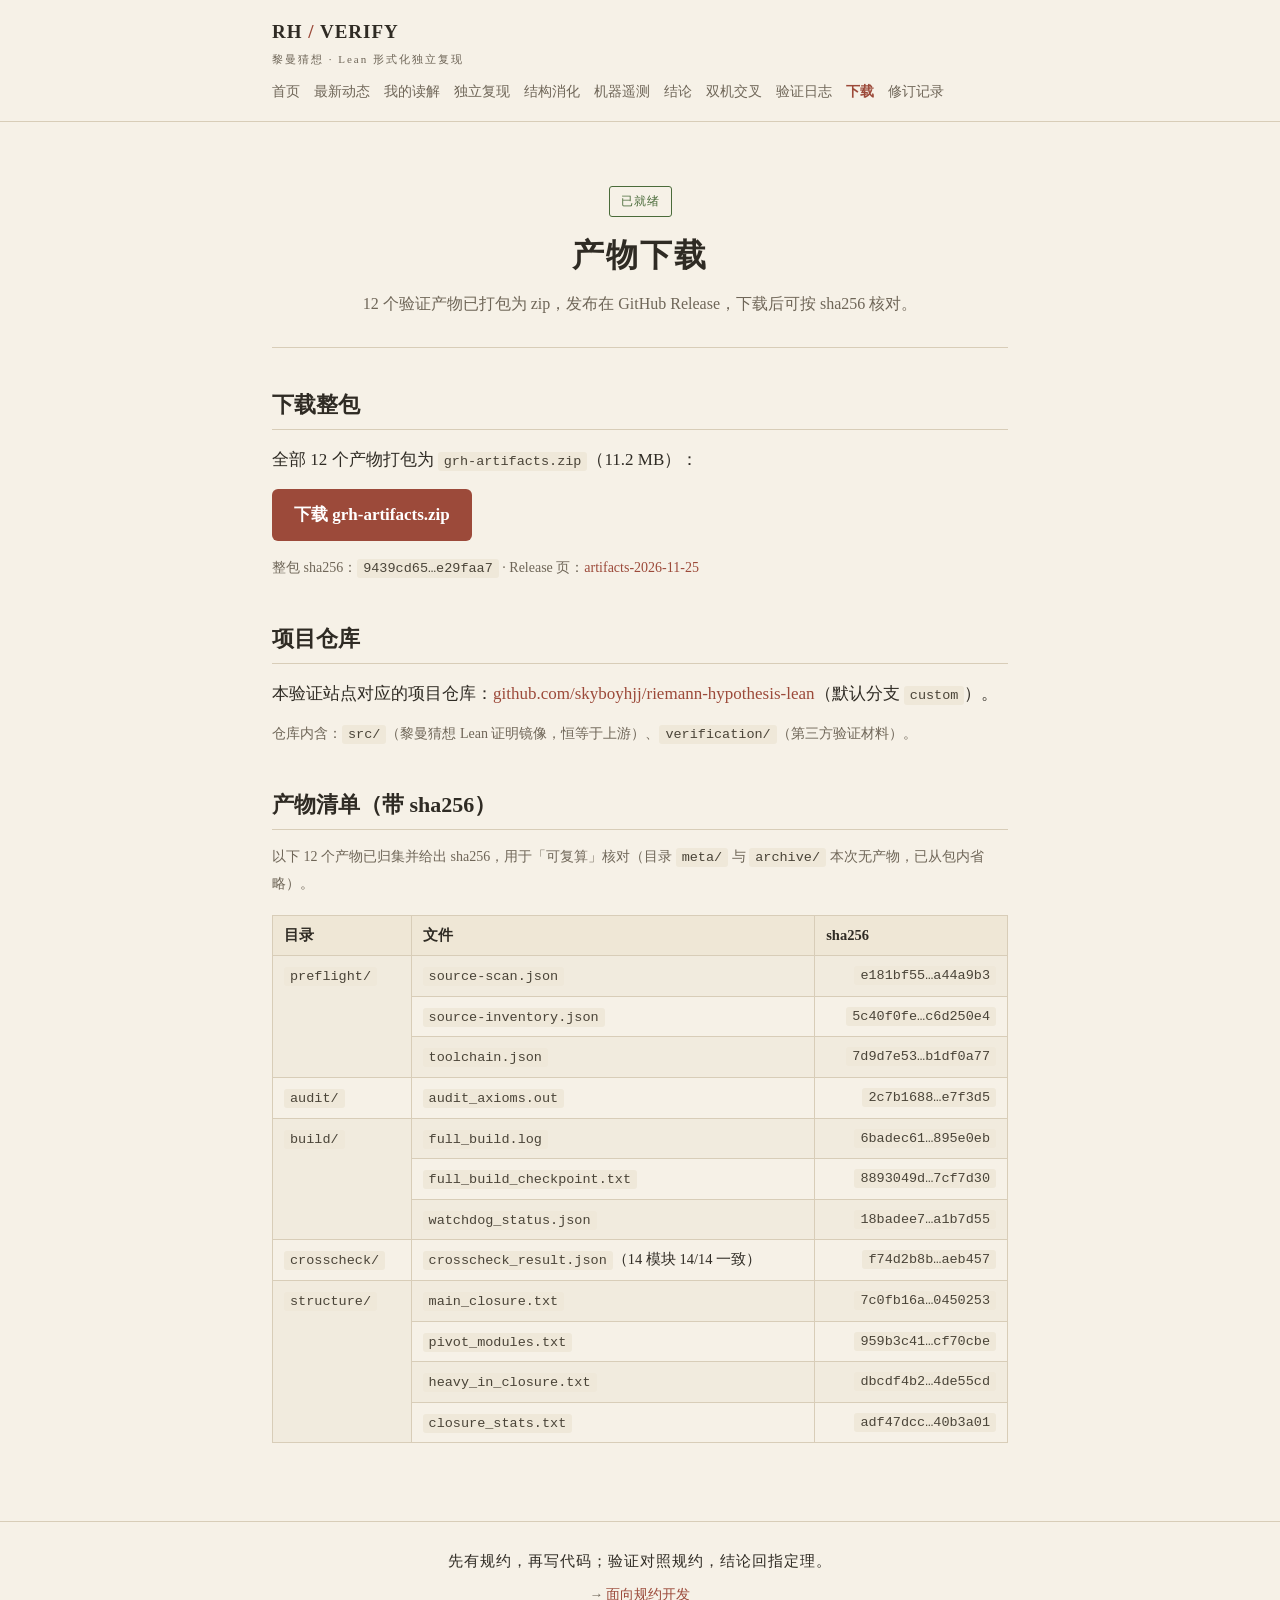
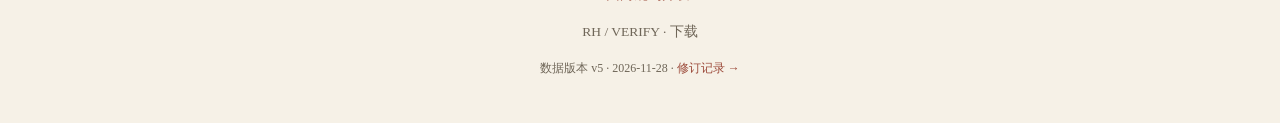
<file: downloads.html>
<!DOCTYPE html>
<html lang="zh-CN">
<head>
  <meta charset="UTF-8">
  <meta name="viewport" content="width=device-width, initial-scale=1.0">
  <title>下载 · RH / VERIFY</title>
  <link rel="stylesheet" href="css/style.css">
</head>
<body>
  <header class="site-header">
    <div class="wrap">
      <div class="brand"><a href="index.html">RH <span class="sep">/</span> VERIFY<span class="en">黎曼猜想 · Lean 形式化独立复现</span></a></div>
      <nav class="site-nav">
        <a href="index.html">首页</a>
        <a href="news.html">最新动态</a>
        <a href="readings.html">我的读解</a>
        <a href="reproduction.html">独立复现</a>
        <a href="structure.html">结构消化</a>
        <a href="machine.html">机器遥测</a>
        <a href="results.html">结论</a>
        <a href="crosscheck.html">双机交叉</a>
        <a href="log.html">验证日志</a>
        <a href="downloads.html" class="active">下载</a>
        <a href="changelog.html">修订记录</a>
      </nav>
    </div>
  </header>

  <main class="wrap">
    <section class="hero">
      <div class="badge-row"><span class="badge ok">已就绪</span></div>
      <h1>产物下载</h1>
      <p class="sub">12 个验证产物已打包为 zip，发布在 GitHub Release，下载后可按 sha256 核对。</p>
    </section>

    <section>
      <h2>下载整包</h2>
      <p>全部 12 个产物打包为 <code>grh-artifacts.zip</code>（11.2 MB）：</p>
      <p style="margin:14px 0"><a href="https://github.com/skyboyhjj/riemann-hypothesis-lean/releases/download/artifacts-2026-11-25/grh-artifacts.zip" target="_blank" style="display:inline-block;padding:10px 22px;background:var(--accent);color:#fff;border-radius:6px;font-weight:700;border-bottom:none">下载 grh-artifacts.zip</a></p>
      <p style="font-size:14px;color:var(--ink-soft)">整包 sha256：<code>9439cd65…e29faa7</code> · Release 页：<a href="https://github.com/skyboyhjj/riemann-hypothesis-lean/releases/tag/artifacts-2026-11-25">artifacts-2026-11-25</a></p>
    </section>

    <section>
      <h2>项目仓库</h2>
      <p>本验证站点对应的项目仓库：<a href="https://github.com/skyboyhjj/riemann-hypothesis-lean">github.com/skyboyhjj/riemann-hypothesis-lean</a>（默认分支 <code>custom</code>）。</p>
      <p style="font-size:14px;color:var(--ink-soft)">仓库内含：<code>src/</code>（黎曼猜想 Lean 证明镜像，恒等于上游）、<code>verification/</code>（第三方验证材料）。</p>
    </section>

    <section>
      <h2>产物清单（带 sha256）</h2>
      <p style="font-size:14px;color:var(--ink-soft)">以下 12 个产物已归集并给出 sha256，用于「可复算」核对（目录 <code>meta/</code> 与 <code>archive/</code> 本次无产物，已从包内省略）。</p>
      <table>
        <tr><th>目录</th><th>文件</th><th>sha256</th></tr>
        <tr><td rowspan="3"><code>preflight/</code></td><td><code>source-scan.json</code></td><td class="num"><code>e181bf55…a44a9b3</code></td></tr>
        <tr><td><code>source-inventory.json</code></td><td class="num"><code>5c40f0fe…c6d250e4</code></td></tr>
        <tr><td><code>toolchain.json</code></td><td class="num"><code>7d9d7e53…b1df0a77</code></td></tr>
        <tr><td><code>audit/</code></td><td><code>audit_axioms.out</code></td><td class="num"><code>2c7b1688…e7f3d5</code></td></tr>
        <tr><td rowspan="3"><code>build/</code></td><td><code>full_build.log</code></td><td class="num"><code>6badec61…895e0eb</code></td></tr>
        <tr><td><code>full_build_checkpoint.txt</code></td><td class="num"><code>8893049d…7cf7d30</code></td></tr>
        <tr><td><code>watchdog_status.json</code></td><td class="num"><code>18badee7…a1b7d55</code></td></tr>
        <tr><td><code>crosscheck/</code></td><td><code>crosscheck_result.json</code>（14 模块 14/14 一致）</td><td class="num"><code>f74d2b8b…aeb457</code></td></tr>
        <tr><td rowspan="4"><code>structure/</code></td><td><code>main_closure.txt</code></td><td class="num"><code>7c0fb16a…0450253</code></td></tr>
        <tr><td><code>pivot_modules.txt</code></td><td class="num"><code>959b3c41…cf70cbe</code></td></tr>
        <tr><td><code>heavy_in_closure.txt</code></td><td class="num"><code>dbcdf4b2…4de55cd</code></td></tr>
        <tr><td><code>closure_stats.txt</code></td><td class="num"><code>adf47dcc…40b3a01</code></td></tr>
      </table>
    </section>
  </main>

  <footer class="site-footer">
    <div class="principle">先有规约，再写代码；验证对照规约，结论回指定理。</div>
    <p style="margin-top:8px">→ <a href="https://skyboyhjj.github.io/spec-oriented-development/">面向规约开发</a></p>
    <p style="margin-top:8px">RH / VERIFY · 下载</p>
    <p style="margin-top:8px;font-size:12px;color:var(--ink-soft)">数据版本 v5 · 2026-11-28 · <a href="changelog.html">修订记录 →</a></p>
  </footer>
</body>
</html>
</file>
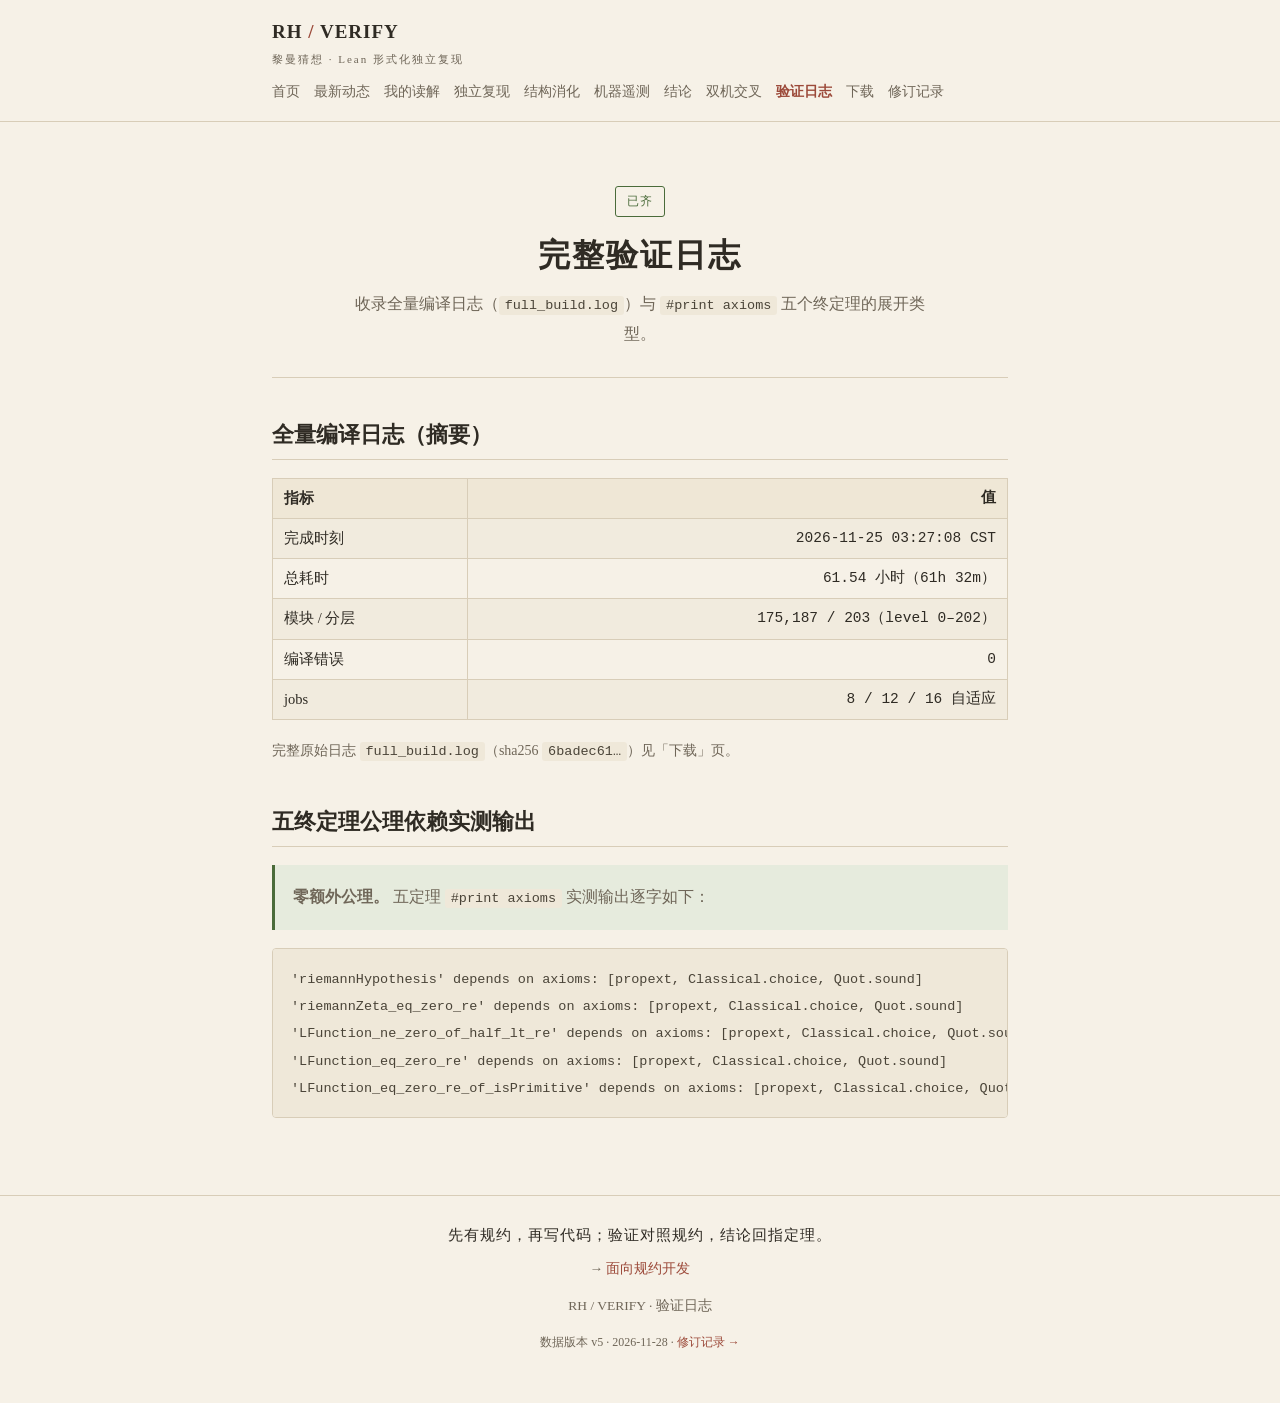
<file: log.html>
<!DOCTYPE html>
<html lang="zh-CN">
<head>
  <meta charset="UTF-8">
  <meta name="viewport" content="width=device-width, initial-scale=1.0">
  <title>验证日志 · RH / VERIFY</title>
  <link rel="stylesheet" href="css/style.css">
</head>
<body>
  <header class="site-header">
    <div class="wrap">
      <div class="brand"><a href="index.html">RH <span class="sep">/</span> VERIFY<span class="en">黎曼猜想 · Lean 形式化独立复现</span></a></div>
      <nav class="site-nav">
        <a href="index.html">首页</a>
        <a href="news.html">最新动态</a>
        <a href="readings.html">我的读解</a>
        <a href="reproduction.html">独立复现</a>
        <a href="structure.html">结构消化</a>
        <a href="machine.html">机器遥测</a>
        <a href="results.html">结论</a>
        <a href="crosscheck.html">双机交叉</a>
        <a href="log.html" class="active">验证日志</a>
        <a href="downloads.html">下载</a>
        <a href="changelog.html">修订记录</a>
      </nav>
    </div>
  </header>

  <main class="wrap">
    <section class="hero">
      <div class="badge-row"><span class="badge ok">已齐</span></div>
      <h1>完整验证日志</h1>
      <p class="sub">收录全量编译日志（<code>full_build.log</code>）与 <code>#print axioms</code> 五个终定理的展开类型。</p>
    </section>

    <section>
      <h2>全量编译日志（摘要）</h2>
      <table>
        <tr><th>指标</th><th class="num">值</th></tr>
        <tr><td>完成时刻</td><td class="num">2026-11-25 03:27:08 CST</td></tr>
        <tr><td>总耗时</td><td class="num">61.54 小时（61h 32m）</td></tr>
        <tr><td>模块 / 分层</td><td class="num">175,187 / 203（level 0–202）</td></tr>
        <tr><td>编译错误</td><td class="num">0</td></tr>
        <tr><td>jobs</td><td class="num">8 / 12 / 16 自适应</td></tr>
      </table>
      <p style="font-size:14px;color:var(--ink-soft)">完整原始日志 <code>full_build.log</code>（sha256 <code>6badec61…</code>）见「下载」页。</p>
    </section>

    <section>
      <h2>五终定理公理依赖实测输出</h2>
      <blockquote class="ok">
        <p><strong>零额外公理。</strong> 五定理 <code>#print axioms</code> 实测输出逐字如下：</p>
      </blockquote>
      <pre><code>'riemannHypothesis' depends on axioms: [propext, Classical.choice, Quot.sound]
'riemannZeta_eq_zero_re' depends on axioms: [propext, Classical.choice, Quot.sound]
'LFunction_ne_zero_of_half_lt_re' depends on axioms: [propext, Classical.choice, Quot.sound]
'LFunction_eq_zero_re' depends on axioms: [propext, Classical.choice, Quot.sound]
'LFunction_eq_zero_re_of_isPrimitive' depends on axioms: [propext, Classical.choice, Quot.sound]</code></pre>
    </section>
  </main>

  <footer class="site-footer">
    <div class="principle">先有规约，再写代码；验证对照规约，结论回指定理。</div>
    <p style="margin-top:8px">→ <a href="https://skyboyhjj.github.io/spec-oriented-development/">面向规约开发</a></p>
    <p style="margin-top:8px">RH / VERIFY · 验证日志</p>
    <p style="margin-top:8px;font-size:12px;color:var(--ink-soft)">数据版本 v5 · 2026-11-28 · <a href="changelog.html">修订记录 →</a></p>
  </footer>
</body>
</html>
</file>
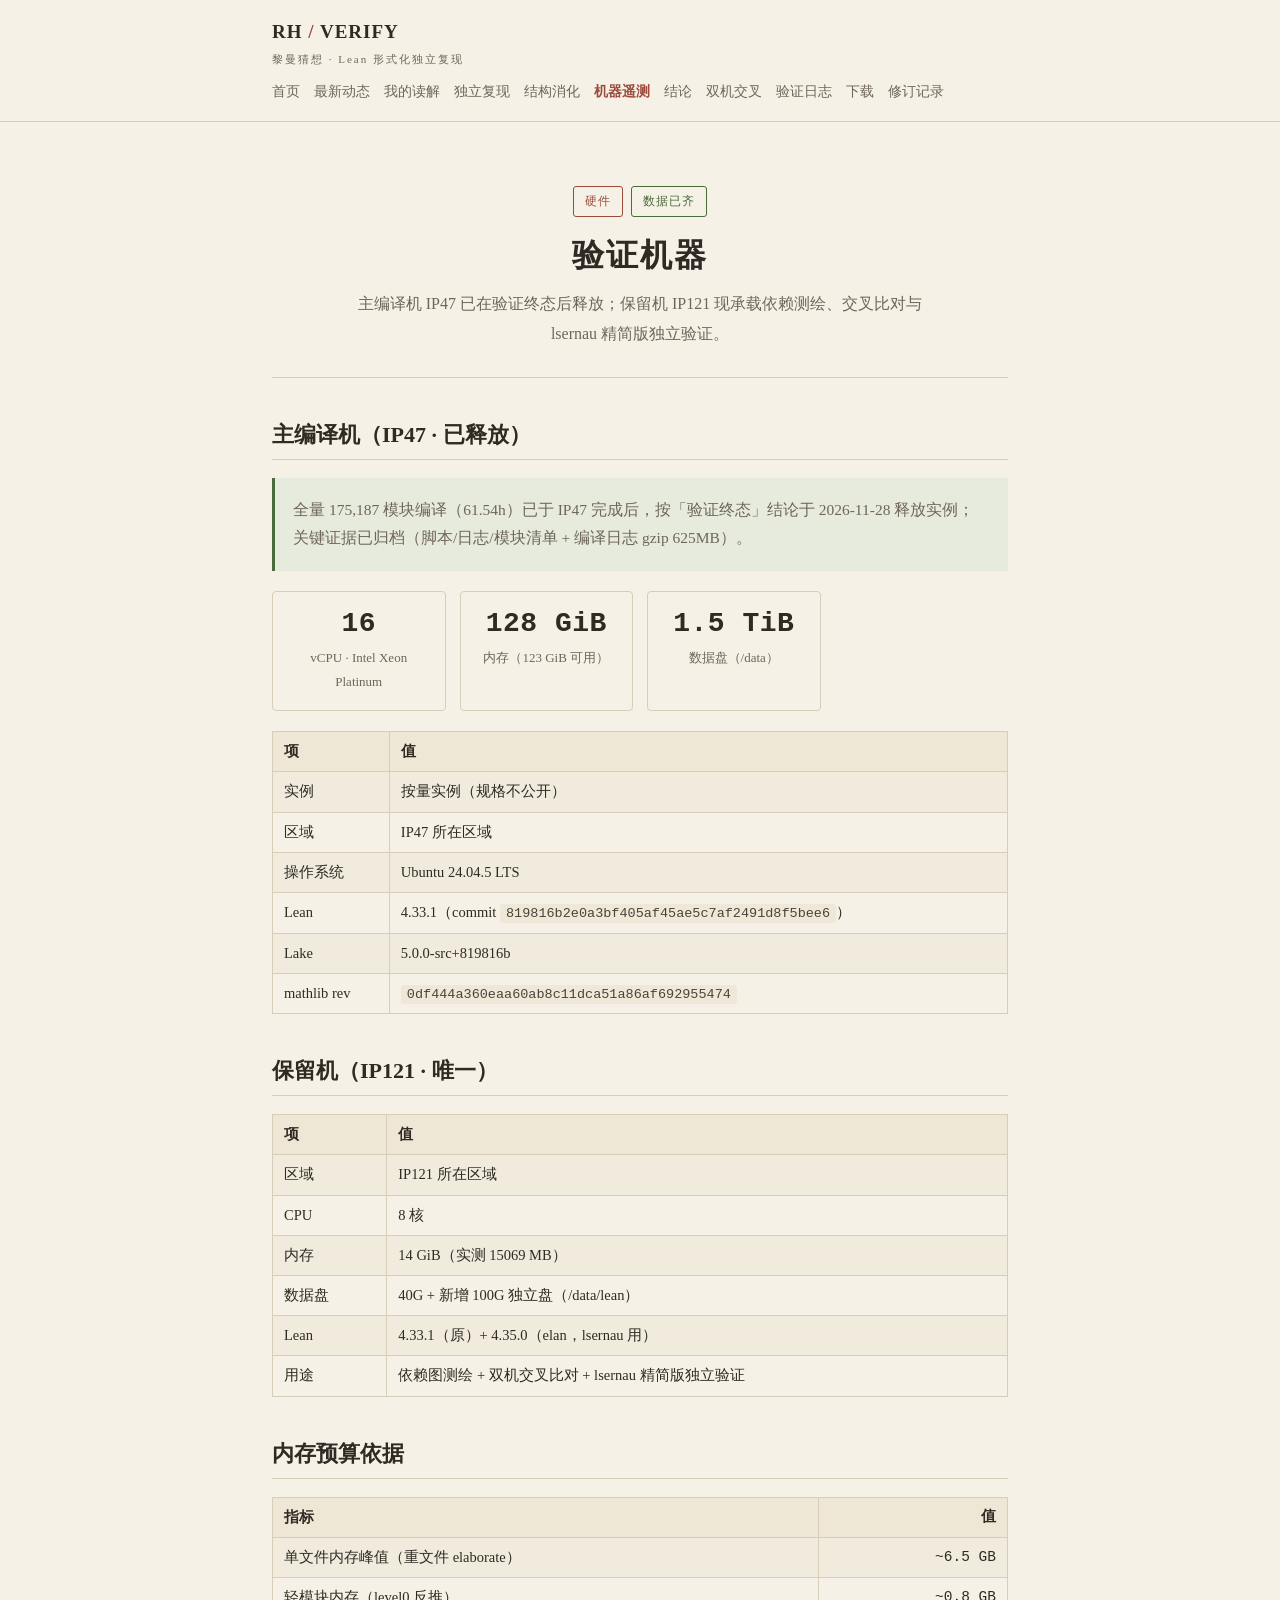
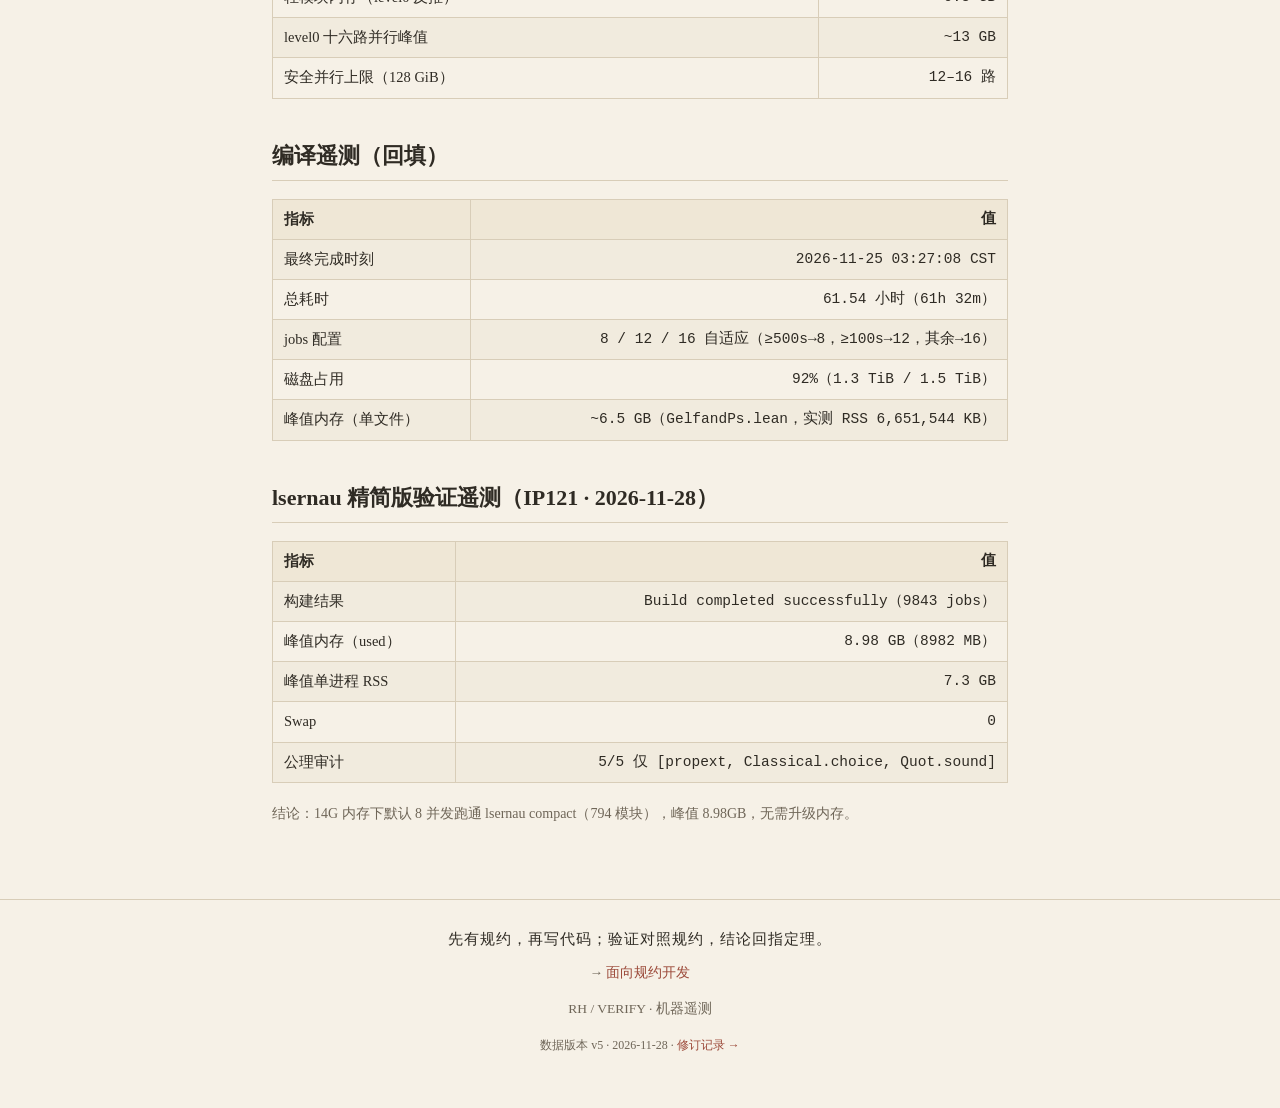
<file: machine.html>
<!DOCTYPE html>
<html lang="zh-CN">
<head>
  <meta charset="UTF-8">
  <meta name="viewport" content="width=device-width, initial-scale=1.0">
  <title>机器遥测 · RH / VERIFY</title>
  <link rel="stylesheet" href="css/style.css">
</head>
<body>
  <header class="site-header">
    <div class="wrap">
      <div class="brand"><a href="index.html">RH <span class="sep">/</span> VERIFY<span class="en">黎曼猜想 · Lean 形式化独立复现</span></a></div>
      <nav class="site-nav">
        <a href="index.html">首页</a>
        <a href="news.html">最新动态</a>
        <a href="readings.html">我的读解</a>
        <a href="reproduction.html">独立复现</a>
        <a href="structure.html">结构消化</a>
        <a href="machine.html" class="active">机器遥测</a>
        <a href="results.html">结论</a>
        <a href="crosscheck.html">双机交叉</a>
        <a href="log.html">验证日志</a>
        <a href="downloads.html">下载</a>
        <a href="changelog.html">修订记录</a>
      </nav>
    </div>
  </header>

  <main class="wrap">
    <section class="hero">
      <div class="badge-row"><span class="badge accent">硬件</span><span class="badge ok">数据已齐</span></div>
      <h1>验证机器</h1>
      <p class="sub">主编译机 IP47 已在验证终态后释放；保留机 IP121 现承载依赖测绘、交叉比对与 lsernau 精简版独立验证。</p>
    </section>

    <section>
      <h2>主编译机（IP47 · 已释放）</h2>
      <blockquote class="ok"><p>全量 175,187 模块编译（61.54h）已于 IP47 完成后，按「验证终态」结论于 2026-11-28 释放实例；关键证据已归档（脚本/日志/模块清单 + 编译日志 gzip 625MB）。</p></blockquote>
      <div class="stat-grid">
        <div class="stat-card">
          <div class="stat-value">16</div>
          <div class="stat-label">vCPU · Intel Xeon Platinum</div>
        </div>
        <div class="stat-card">
          <div class="stat-value">128 GiB</div>
          <div class="stat-label">内存（123 GiB 可用）</div>
        </div>
        <div class="stat-card">
          <div class="stat-value">1.5 TiB</div>
          <div class="stat-label">数据盘（/data）</div>
        </div>
      </div>
      <table>
        <tr><th>项</th><th>值</th></tr>
        <tr><td>实例</td><td>按量实例（规格不公开）</td></tr>
        <tr><td>区域</td><td>IP47 所在区域</td></tr>
        <tr><td>操作系统</td><td>Ubuntu 24.04.5 LTS</td></tr>
        <tr><td>Lean</td><td>4.33.1（commit <code>819816b2e0a3bf405af45ae5c7af2491d8f5bee6</code>）</td></tr>
        <tr><td>Lake</td><td>5.0.0-src+819816b</td></tr>
        <tr><td>mathlib rev</td><td><code>0df444a360eaa60ab8c11dca51a86af692955474</code></td></tr>
      </table>
    </section>

    <section>
      <h2>保留机（IP121 · 唯一）</h2>
      <table>
        <tr><th>项</th><th>值</th></tr>
        <tr><td>区域</td><td>IP121 所在区域</td></tr>
        <tr><td>CPU</td><td>8 核</td></tr>
        <tr><td>内存</td><td>14 GiB（实测 15069 MB）</td></tr>
        <tr><td>数据盘</td><td>40G + 新增 100G 独立盘（/data/lean）</td></tr>
        <tr><td>Lean</td><td>4.33.1（原）+ 4.35.0（elan，lsernau 用）</td></tr>
        <tr><td>用途</td><td>依赖图测绘 + 双机交叉比对 + lsernau 精简版独立验证</td></tr>
      </table>
    </section>

    <section>
      <h2>内存预算依据</h2>
      <table>
        <tr><th>指标</th><th class="num">值</th></tr>
        <tr><td>单文件内存峰值（重文件 elaborate）</td><td class="num">~6.5 GB</td></tr>
        <tr><td>轻模块内存（level0 反推）</td><td class="num">~0.8 GB</td></tr>
        <tr><td>level0 十六路并行峰值</td><td class="num">~13 GB</td></tr>
        <tr><td>安全并行上限（128 GiB）</td><td class="num">12–16 路</td></tr>
      </table>
    </section>

    <section>
      <h2>编译遥测（回填）</h2>
      <table>
        <tr><th>指标</th><th class="num">值</th></tr>
        <tr><td>最终完成时刻</td><td class="num">2026-11-25 03:27:08 CST</td></tr>
        <tr><td>总耗时</td><td class="num">61.54 小时（61h 32m）</td></tr>
        <tr><td>jobs 配置</td><td class="num">8 / 12 / 16 自适应（≥500s→8，≥100s→12，其余→16）</td></tr>
        <tr><td>磁盘占用</td><td class="num">92%（1.3 TiB / 1.5 TiB）</td></tr>
        <tr><td>峰值内存（单文件）</td><td class="num">~6.5 GB（GelfandPs.lean，实测 RSS 6,651,544 KB）</td></tr>
      </table>
    </section>

    <section>
      <h2>lsernau 精简版验证遥测（IP121 · 2026-11-28）</h2>
      <table>
        <tr><th>指标</th><th class="num">值</th></tr>
        <tr><td>构建结果</td><td class="num">Build completed successfully（9843 jobs）</td></tr>
        <tr><td>峰值内存（used）</td><td class="num">8.98 GB（8982 MB）</td></tr>
        <tr><td>峰值单进程 RSS</td><td class="num">7.3 GB</td></tr>
        <tr><td>Swap</td><td class="num">0</td></tr>
        <tr><td>公理审计</td><td class="num">5/5 仅 [propext, Classical.choice, Quot.sound]</td></tr>
      </table>
      <p style="font-size:14px;color:var(--ink-soft)">结论：14G 内存下默认 8 并发跑通 lsernau compact（794 模块），峰值 8.98GB，无需升级内存。</p>
    </section>
  </main>

  <footer class="site-footer">
    <div class="principle">先有规约，再写代码；验证对照规约，结论回指定理。</div>
    <p style="margin-top:8px">→ <a href="https://skyboyhjj.github.io/spec-oriented-development/">面向规约开发</a></p>
    <p style="margin-top:8px">RH / VERIFY · 机器遥测</p>
    <p style="margin-top:8px;font-size:12px;color:var(--ink-soft)">数据版本 v5 · 2026-11-28 · <a href="changelog.html">修订记录 →</a></p>
  </footer>
</body>
</html>
</file>
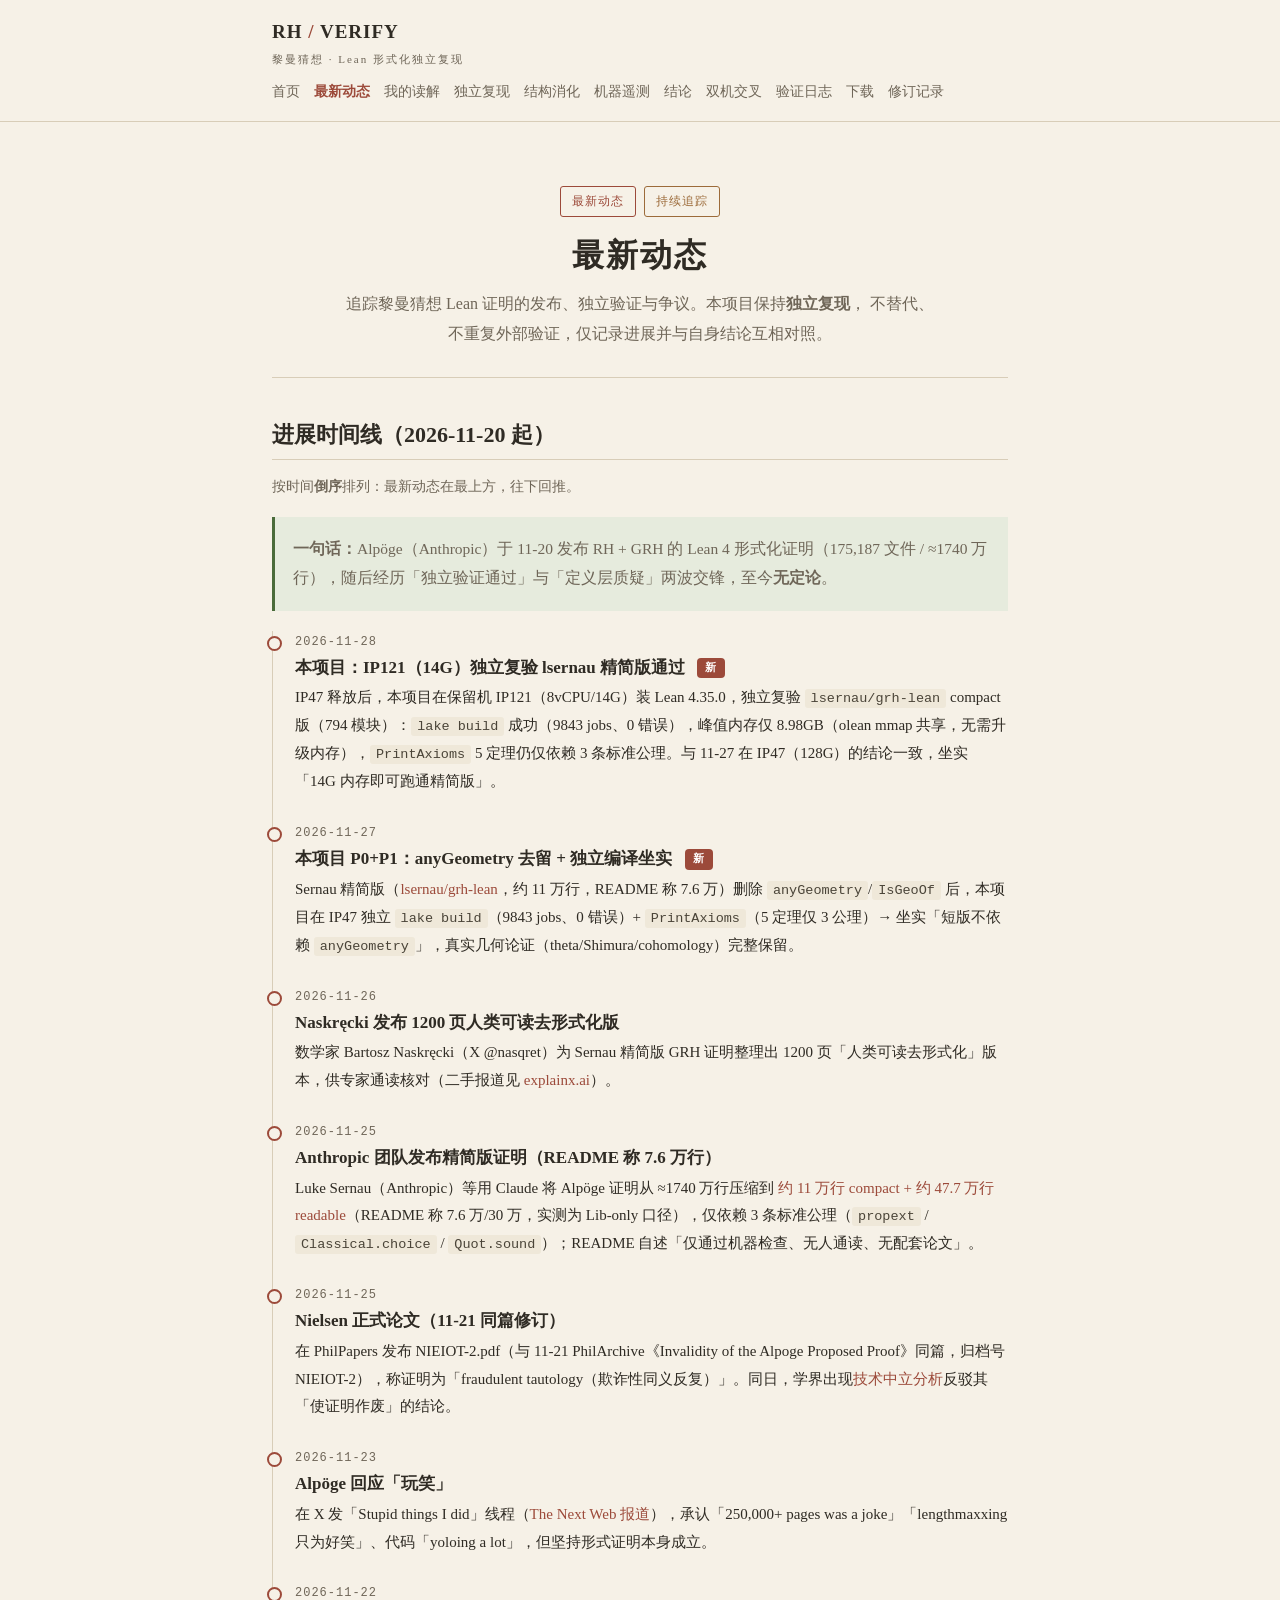
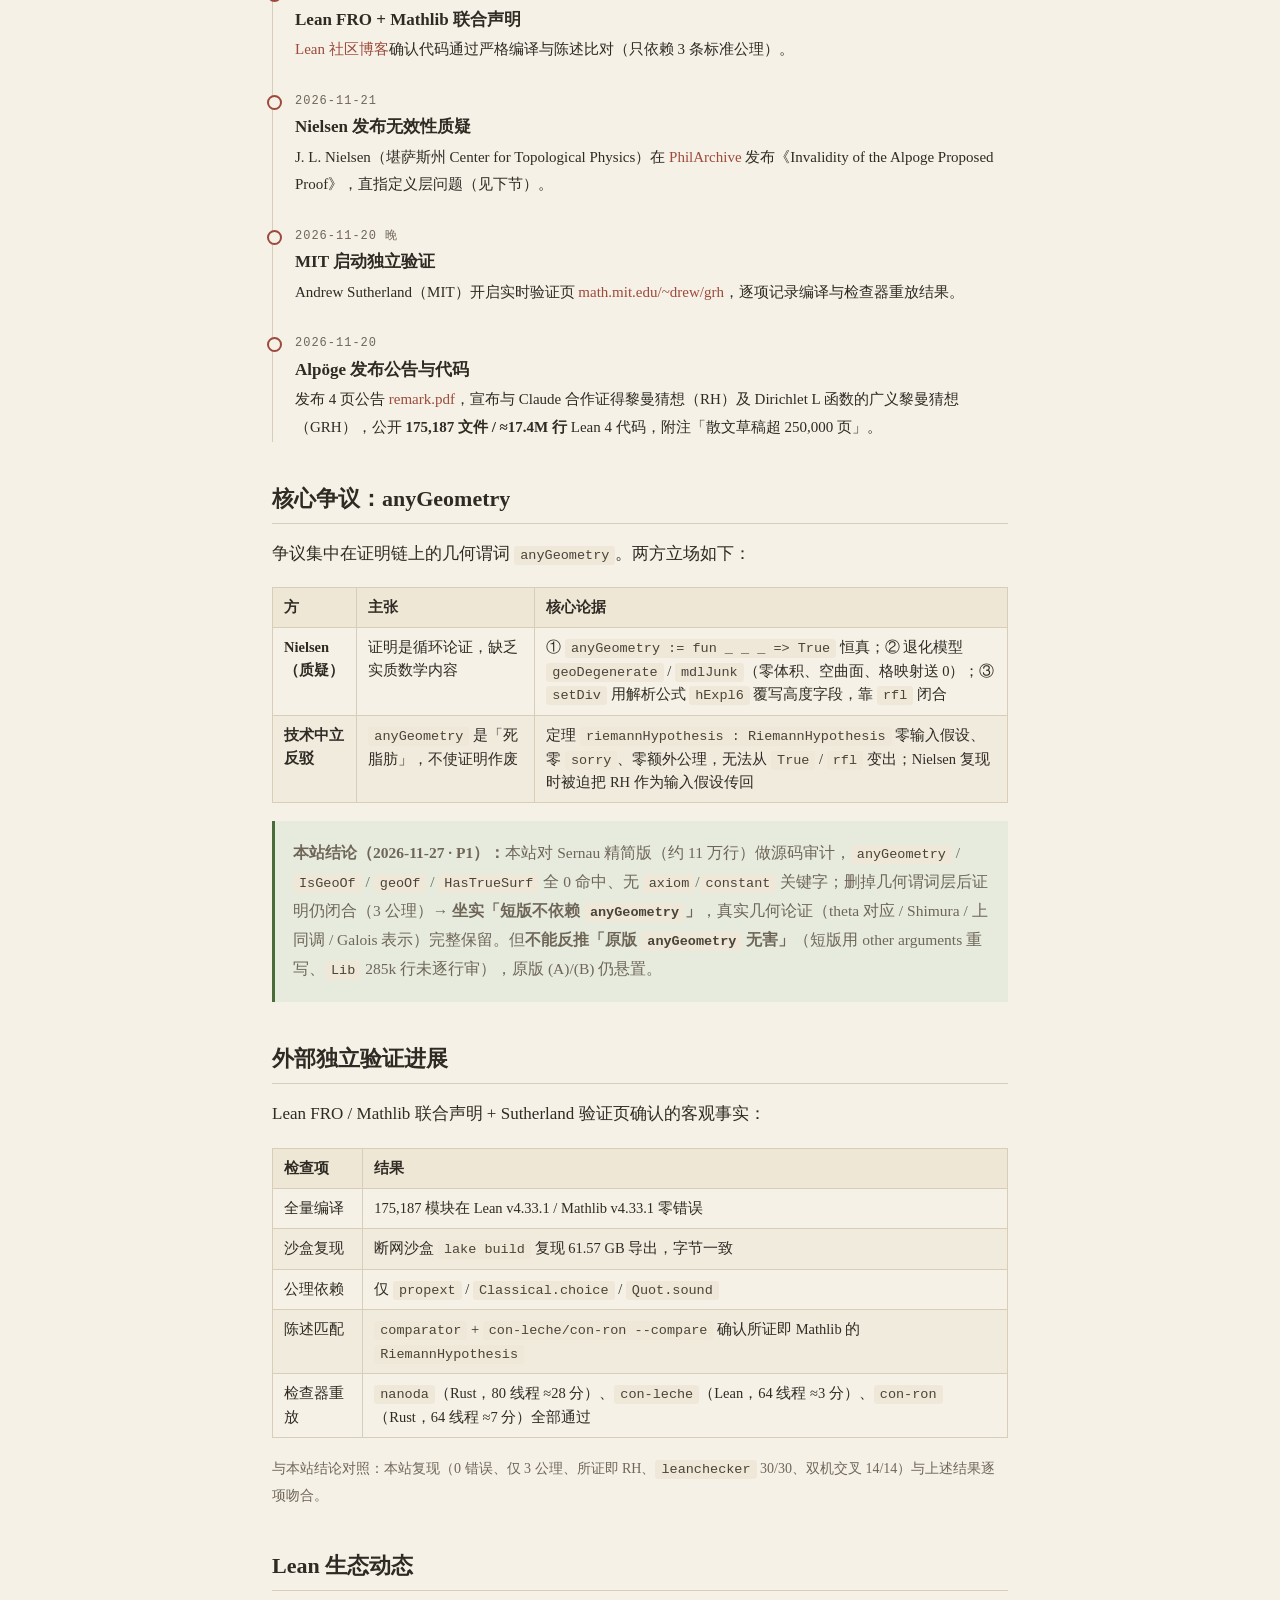
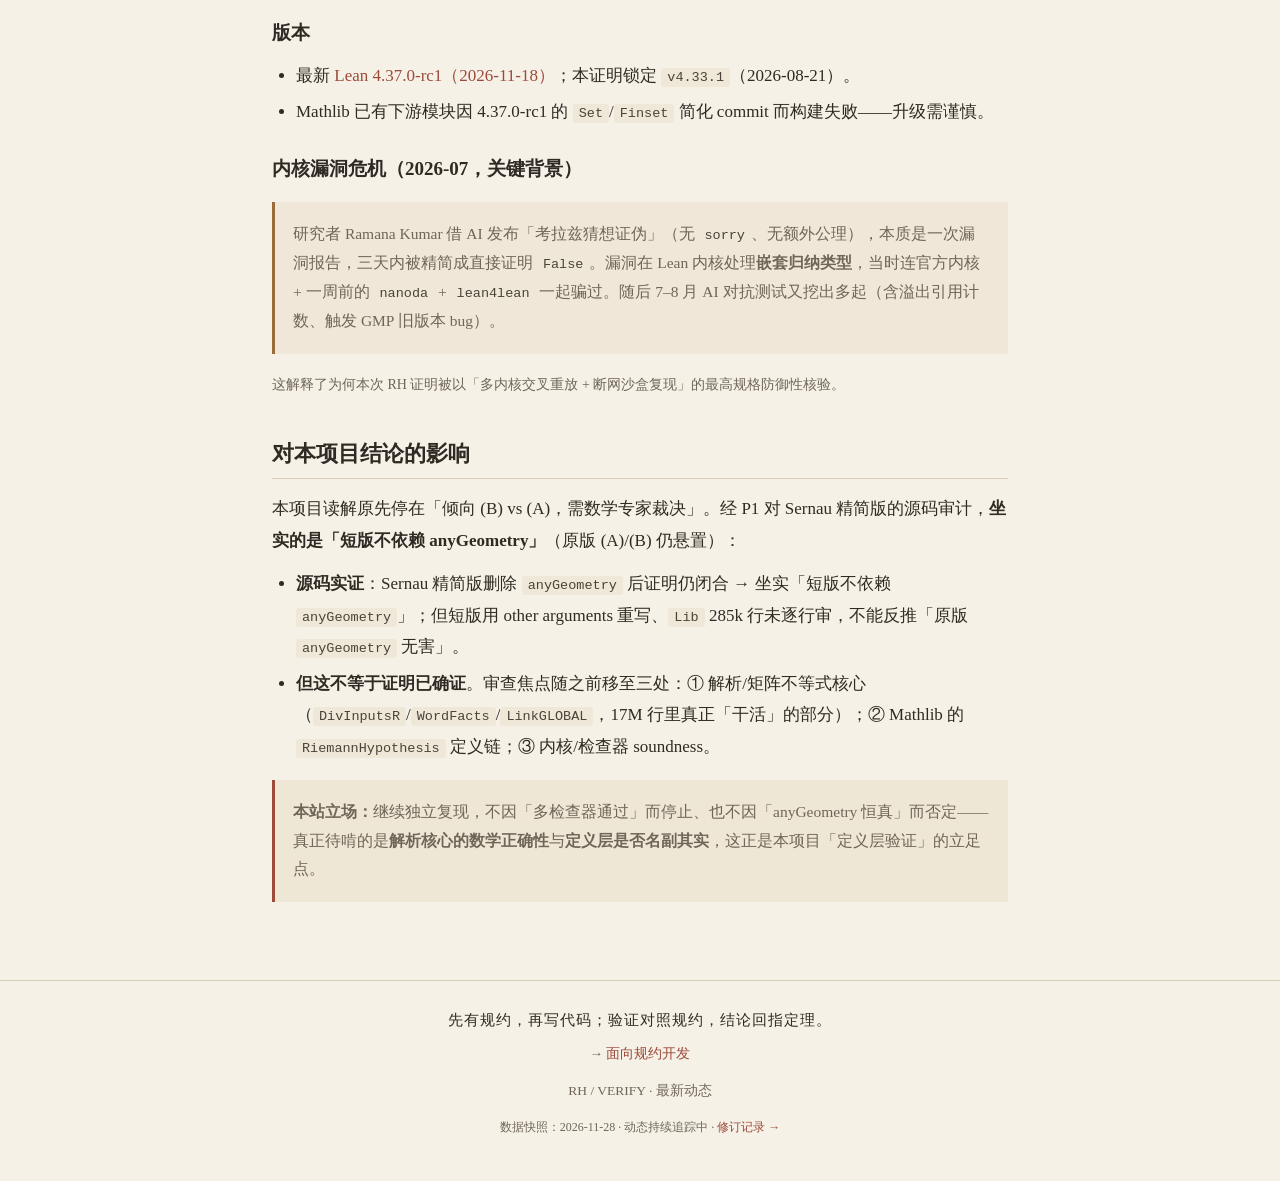
<file: news.html>
<!DOCTYPE html>
<html lang="zh-CN">
<head>
  <meta charset="UTF-8">
  <meta name="viewport" content="width=device-width, initial-scale=1.0">
  <title>最新动态 · RH / VERIFY</title>
  <link rel="stylesheet" href="css/style.css">
</head>
<body>
  <header class="site-header">
    <div class="wrap">
      <div class="brand"><a href="index.html">RH <span class="sep">/</span> VERIFY<span class="en">黎曼猜想 · Lean 形式化独立复现</span></a></div>
      <nav class="site-nav">
        <a href="index.html">首页</a>
        <a href="news.html" class="active">最新动态</a>
        <a href="readings.html">我的读解</a>
        <a href="reproduction.html">独立复现</a>
        <a href="structure.html">结构消化</a>
        <a href="machine.html">机器遥测</a>
        <a href="results.html">结论</a>
        <a href="crosscheck.html">双机交叉</a>
        <a href="log.html">验证日志</a>
        <a href="downloads.html">下载</a>
        <a href="changelog.html">修订记录</a>
      </nav>
    </div>
  </header>

  <main class="wrap">
    <section class="hero">
      <div class="badge-row"><span class="badge accent">最新动态</span><span class="badge warn">持续追踪</span></div>
      <h1>最新动态</h1>
      <p class="sub">
        追踪黎曼猜想 Lean 证明的发布、独立验证与争议。本项目保持<strong>独立复现</strong>，
        不替代、不重复外部验证，仅记录进展并与自身结论互相对照。
      </p>
    </section>

    <section>
      <h2>进展时间线（2026-11-20 起）</h2>
      <p style="font-size:14px;color:var(--ink-soft)">按时间<strong>倒序</strong>排列：最新动态在最上方，往下回推。</p>
      <blockquote class="ok">
        <p><strong>一句话：</strong>Alpöge（Anthropic）于 11-20 发布 RH + GRH 的 Lean 4 形式化证明（175,187 文件 / ≈1740 万行），随后经历「独立验证通过」与「定义层质疑」两波交锋，至今<strong>无定论</strong>。</p>
      </blockquote>
      <div class="timeline">
        <div class="timeline-item">
          <div class="timeline-date">2026-11-28</div>
          <h4>本项目：IP121（14G）独立复验 lsernau 精简版通过 <span class="tag-new">新</span></h4>
          <p>IP47 释放后，本项目在保留机 IP121（8vCPU/14G）装 Lean 4.35.0，独立复验 <code>lsernau/grh-lean</code> compact 版（794 模块）：<code>lake build</code> 成功（9843 jobs、0 错误），峰值内存仅 8.98GB（olean mmap 共享，无需升级内存），<code>PrintAxioms</code> 5 定理仍仅依赖 3 条标准公理。与 11-27 在 IP47（128G）的结论一致，坐实「14G 内存即可跑通精简版」。</p>
        </div>
        <div class="timeline-item">
          <div class="timeline-date">2026-11-27</div>
          <h4>本项目 P0+P1：anyGeometry 去留 + 独立编译坐实 <span class="tag-new">新</span></h4>
          <p>Sernau 精简版（<a href="https://github.com/lsernau/grh-lean">lsernau/grh-lean</a>，约 11 万行，README 称 7.6 万）删除 <code>anyGeometry</code>/<code>IsGeoOf</code> 后，本项目在 IP47 独立 <code>lake build</code>（9843 jobs、0 错误）+ <code>PrintAxioms</code>（5 定理仅 3 公理）→ 坐实「短版不依赖 <code>anyGeometry</code>」，真实几何论证（theta/Shimura/cohomology）完整保留。</p>
        </div>
        <div class="timeline-item">
          <div class="timeline-date">2026-11-26</div>
          <h4>Naskręcki 发布 1200 页人类可读去形式化版</h4>
          <p>数学家 Bartosz Naskręcki（X @nasqret）为 Sernau 精简版 GRH 证明整理出 1200 页「人类可读去形式化」版本，供专家通读核对（二手报道见 <a href="https://explainx.ai/blog/anthropic-grh-lean-76000-lines-compact-proof-claimed-vs-verified-2026">explainx.ai</a>）。</p>
        </div>
        <div class="timeline-item">
          <div class="timeline-date">2026-11-25</div>
          <h4>Anthropic 团队发布精简版证明（README 称 7.6 万行）</h4>
          <p>Luke Sernau（Anthropic）等用 Claude 将 Alpöge 证明从 ≈1740 万行压缩到 <a href="https://github.com/lsernau/grh-lean">约 11 万行 compact + 约 47.7 万行 readable</a>（README 称 7.6 万/30 万，实测为 Lib-only 口径），仅依赖 3 条标准公理（<code>propext</code> / <code>Classical.choice</code> / <code>Quot.sound</code>）；README 自述「仅通过机器检查、无人通读、无配套论文」。</p>
        </div>
        <div class="timeline-item">
          <div class="timeline-date">2026-11-25</div>
          <h4>Nielsen 正式论文（11-21 同篇修订）</h4>
          <p>在 PhilPapers 发布 NIEIOT-2.pdf（与 11-21 PhilArchive《Invalidity of the Alpoge Proposed Proof》同篇，归档号 NIEIOT-2），称证明为「fraudulent tautology（欺诈性同义反复）」。同日，学界出现<a href="https://akitaonrails.com/en/2026/11/25/understanding-the-alleged-proof-of-the-riemann-hypothesis/">技术中立分析</a>反驳其「使证明作废」的结论。</p>
        </div>
        <div class="timeline-item">
          <div class="timeline-date">2026-11-23</div>
          <h4>Alpöge 回应「玩笑」</h4>
          <p>在 X 发「Stupid things I did」线程（<a href="https://thenextweb.com/news/alpoge-250000-page-riemann-proof-figure-joke-lean-clay-active">The Next Web 报道</a>），承认「250,000+ pages was a joke」「lengthmaxxing 只为好笑」、代码「yoloing a lot」，但坚持形式证明本身成立。</p>
        </div>
        <div class="timeline-item">
          <div class="timeline-date">2026-11-22</div>
          <h4>Lean FRO + Mathlib 联合声明</h4>
          <p><a href="https://leanprover-community.github.io/blog/posts/riemann-hypothesis/">Lean 社区博客</a>确认代码通过严格编译与陈述比对（只依赖 3 条标准公理）。</p>
        </div>
        <div class="timeline-item">
          <div class="timeline-date">2026-11-21</div>
          <h4>Nielsen 发布无效性质疑</h4>
          <p>J. L. Nielsen（堪萨斯州 Center for Topological Physics）在 <a href="https://philpeople.org/profiles/jenny-lorraine-nielsen/publications">PhilArchive</a> 发布《Invalidity of the Alpoge Proposed Proof》，直指定义层问题（见下节）。</p>
        </div>
        <div class="timeline-item">
          <div class="timeline-date">2026-11-20 晚</div>
          <h4>MIT 启动独立验证</h4>
          <p>Andrew Sutherland（MIT）开启实时验证页 <a href="https://math.mit.edu/~drew/grh/">math.mit.edu/~drew/grh</a>，逐项记录编译与检查器重放结果。</p>
        </div>
        <div class="timeline-item">
          <div class="timeline-date">2026-11-20</div>
          <h4>Alpöge 发布公告与代码</h4>
          <p>发布 4 页公告 <a href="https://alpo.ge/remark.pdf">remark.pdf</a>，宣布与 Claude 合作证得黎曼猜想（RH）及 Dirichlet L 函数的广义黎曼猜想（GRH），公开 <strong>175,187 文件 / ≈17.4M 行</strong> Lean 4 代码，附注「散文草稿超 250,000 页」。</p>
        </div>
      </div>
    </section>

    <section>
      <h2>核心争议：anyGeometry</h2>
      <p>争议集中在证明链上的几何谓词 <code>anyGeometry</code>。两方立场如下：</p>
      <table>
        <thead>
          <tr><th>方</th><th>主张</th><th>核心论据</th></tr>
        </thead>
        <tbody>
          <tr>
            <td><strong>Nielsen（质疑）</strong></td>
            <td>证明是循环论证，缺乏实质数学内容</td>
            <td>① <code>anyGeometry := fun _ _ _ => True</code> 恒真；② 退化模型 <code>geoDegenerate</code> / <code>mdlJunk</code>（零体积、空曲面、格映射送 0）；③ <code>setDiv</code> 用解析公式 <code>hExpl6</code> 覆写高度字段，靠 <code>rfl</code> 闭合</td>
          </tr>
          <tr>
            <td><strong>技术中立反驳</strong></td>
            <td><code>anyGeometry</code> 是「死脂肪」，不使证明作废</td>
            <td>定理 <code>riemannHypothesis : RiemannHypothesis</code> 零输入假设、零 <code>sorry</code>、零额外公理，无法从 <code>True</code> / <code>rfl</code> 变出；Nielsen 复现时被迫把 RH 作为输入假设传回</td>
          </tr>
        </tbody>
      </table>
      <blockquote class="ok">
        <p><strong>本站结论（2026-11-27 · P1）：</strong>本站对 Sernau 精简版（约 11 万行）做源码审计，<code>anyGeometry</code> / <code>IsGeoOf</code> / <code>geoOf</code> / <code>HasTrueSurf</code> 全 0 命中、无 <code>axiom</code>/<code>constant</code> 关键字；删掉几何谓词层后证明仍闭合（3 公理）→ <strong>坐实「短版不依赖 <code>anyGeometry</code>」</strong>，真实几何论证（theta 对应 / Shimura / 上同调 / Galois 表示）完整保留。但<strong>不能反推「原版 <code>anyGeometry</code> 无害」</strong>（短版用 other arguments 重写、<code>Lib</code> 285k 行未逐行审），原版 (A)/(B) 仍悬置。</p>
      </blockquote>
    </section>

    <section>
      <h2>外部独立验证进展</h2>
      <p>Lean FRO / Mathlib 联合声明 + Sutherland 验证页确认的客观事实：</p>
      <table>
        <thead>
          <tr><th>检查项</th><th>结果</th></tr>
        </thead>
        <tbody>
          <tr><td>全量编译</td><td>175,187 模块在 Lean v4.33.1 / Mathlib v4.33.1 零错误</td></tr>
          <tr><td>沙盒复现</td><td>断网沙盒 <code>lake build</code> 复现 61.57 GB 导出，字节一致</td></tr>
          <tr><td>公理依赖</td><td>仅 <code>propext</code> / <code>Classical.choice</code> / <code>Quot.sound</code></td></tr>
          <tr><td>陈述匹配</td><td><code>comparator</code> + <code>con-leche/con-ron --compare</code> 确认所证即 Mathlib 的 <code>RiemannHypothesis</code></td></tr>
          <tr><td>检查器重放</td><td><code>nanoda</code>（Rust，80 线程 ≈28 分）、<code>con-leche</code>（Lean，64 线程 ≈3 分）、<code>con-ron</code>（Rust，64 线程 ≈7 分）全部通过</td></tr>
        </tbody>
      </table>
      <p style="font-size:14px;color:var(--ink-soft)">
        与本站结论对照：本站复现（0 错误、仅 3 公理、所证即 RH、<code>leanchecker</code> 30/30、双机交叉 14/14）与上述结果逐项吻合。
      </p>
    </section>

    <section>
      <h2>Lean 生态动态</h2>
      <h3>版本</h3>
      <ul>
        <li>最新 <a href="https://lean-lang.org/doc/reference/latest/releases/">Lean 4.37.0-rc1（2026-11-18）</a>；本证明锁定 <code>v4.33.1</code>（2026-08-21）。</li>
        <li>Mathlib 已有下游模块因 4.37.0-rc1 的 <code>Set</code>/<code>Finset</code> 简化 commit 而构建失败——升级需谨慎。</li>
      </ul>
      <h3>内核漏洞危机（2026-07，关键背景）</h3>
      <blockquote class="warn">
        <p>研究者 Ramana Kumar 借 AI 发布「考拉兹猜想证伪」（无 <code>sorry</code>、无额外公理），本质是一次漏洞报告，三天内被精简成直接证明 <code>False</code>。漏洞在 Lean 内核处理<strong>嵌套归纳类型</strong>，当时连官方内核 + 一周前的 <code>nanoda</code> + <code>lean4lean</code> 一起骗过。随后 7–8 月 AI 对抗测试又挖出多起（含溢出引用计数、触发 GMP 旧版本 bug）。</p>
      </blockquote>
      <p style="font-size:14px;color:var(--ink-soft)">这解释了为何本次 RH 证明被以「多内核交叉重放 + 断网沙盒复现」的最高规格防御性核验。</p>
    </section>

    <section>
      <h2>对本项目结论的影响</h2>
      <p>本项目读解原先停在「倾向 (B) vs (A)，需数学专家裁决」。经 P1 对 Sernau 精简版的源码审计，<strong>坐实的是「短版不依赖 anyGeometry」</strong>（原版 (A)/(B) 仍悬置）：</p>
      <ul>
        <li><strong>源码实证</strong>：Sernau 精简版删除 <code>anyGeometry</code> 后证明仍闭合 → 坐实「短版不依赖 <code>anyGeometry</code>」；但短版用 other arguments 重写、<code>Lib</code> 285k 行未逐行审，不能反推「原版 <code>anyGeometry</code> 无害」。</li>
        <li><strong>但这不等于证明已确证</strong>。审查焦点随之前移至三处：① 解析/矩阵不等式核心（<code>DivInputsR</code>/<code>WordFacts</code>/<code>LinkGLOBAL</code>，17M 行里真正「干活」的部分）；② Mathlib 的 <code>RiemannHypothesis</code> 定义链；③ 内核/检查器 soundness。</li>
      </ul>
      <blockquote>
        <p><strong>本站立场：</strong>继续独立复现，不因「多检查器通过」而停止、也不因「anyGeometry 恒真」而否定——真正待啃的是<strong>解析核心的数学正确性</strong>与<strong>定义层是否名副其实</strong>，这正是本项目「定义层验证」的立足点。</p>
      </blockquote>
    </section>
  </main>

  <footer class="site-footer">
    <div class="principle">先有规约，再写代码；验证对照规约，结论回指定理。</div>
    <p style="margin-top:8px">→ <a href="https://skyboyhjj.github.io/spec-oriented-development/">面向规约开发</a></p>
    <p style="margin-top:8px">RH / VERIFY · 最新动态</p>
    <p style="margin-top:8px;font-size:12px;color:var(--ink-soft)">数据快照：2026-11-28 · 动态持续追踪中 · <a href="changelog.html">修订记录 →</a></p>
  </footer>
</body>
</html>
</file>
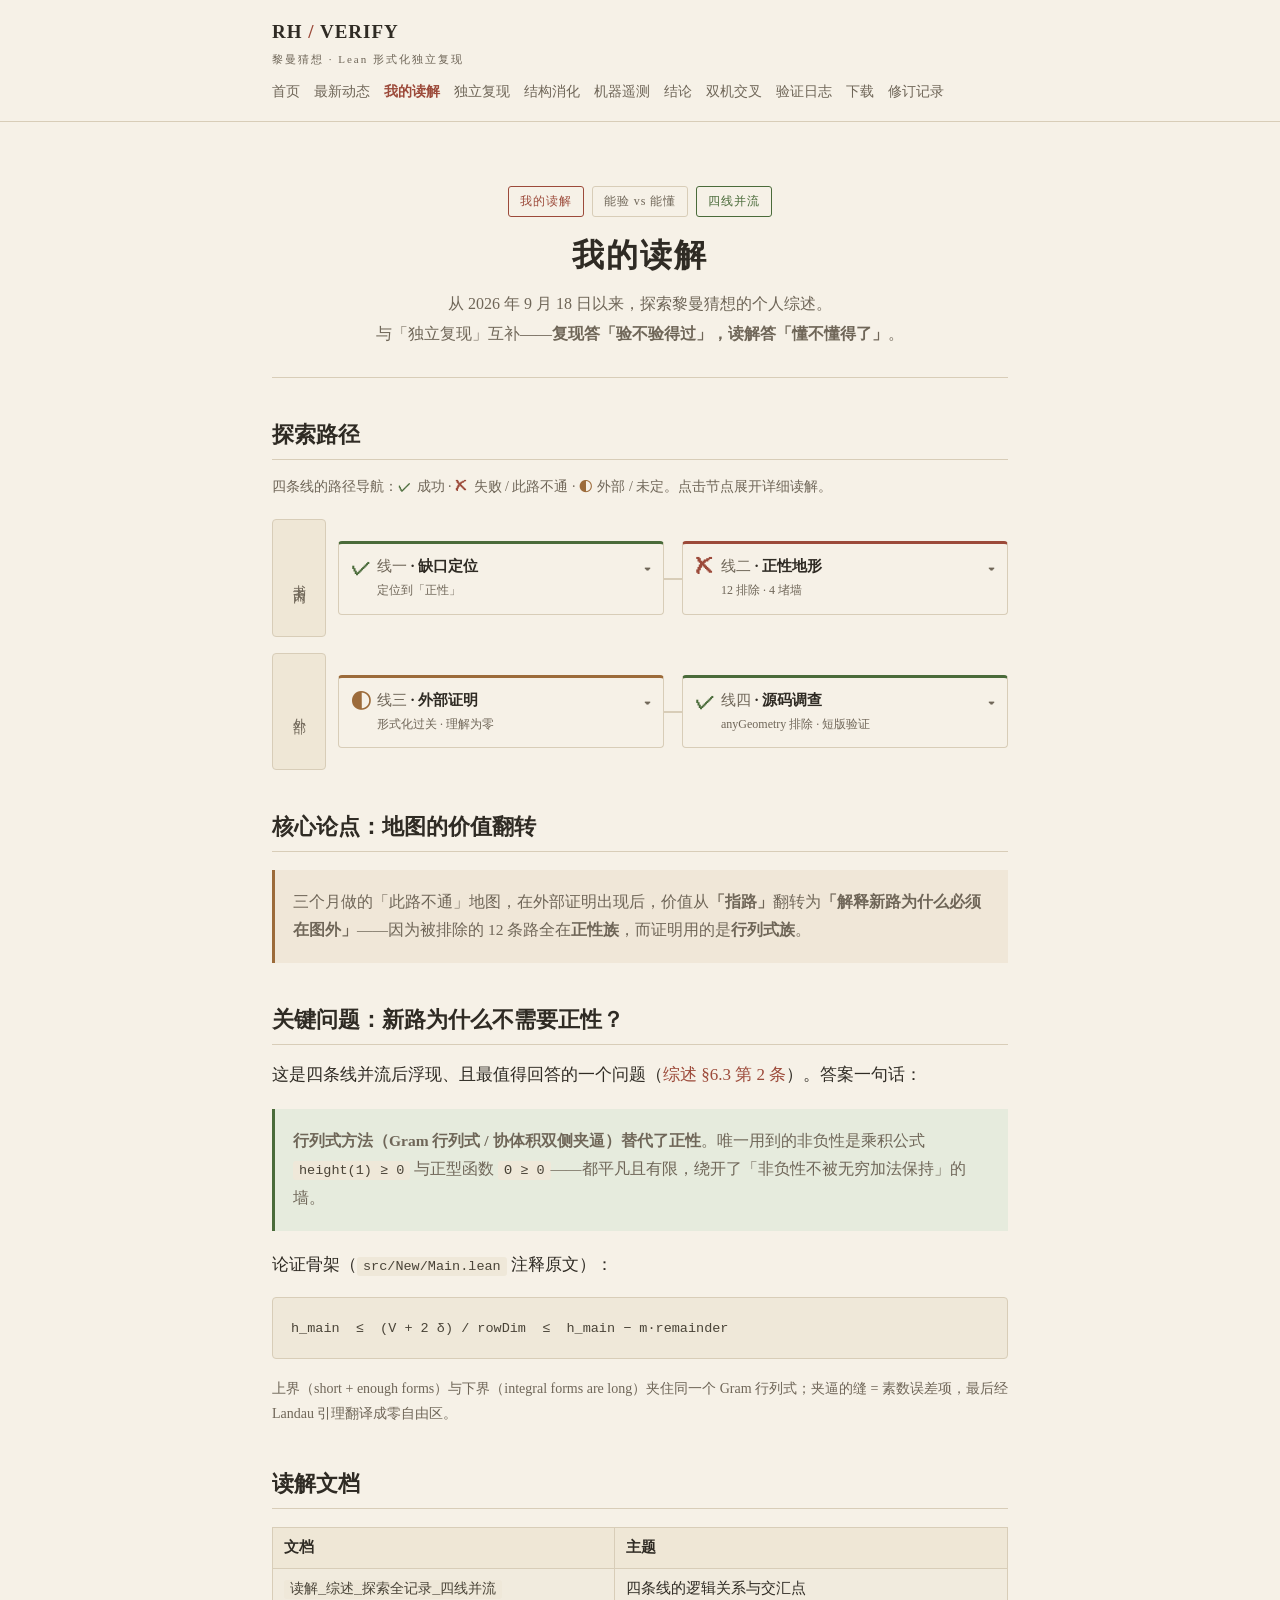
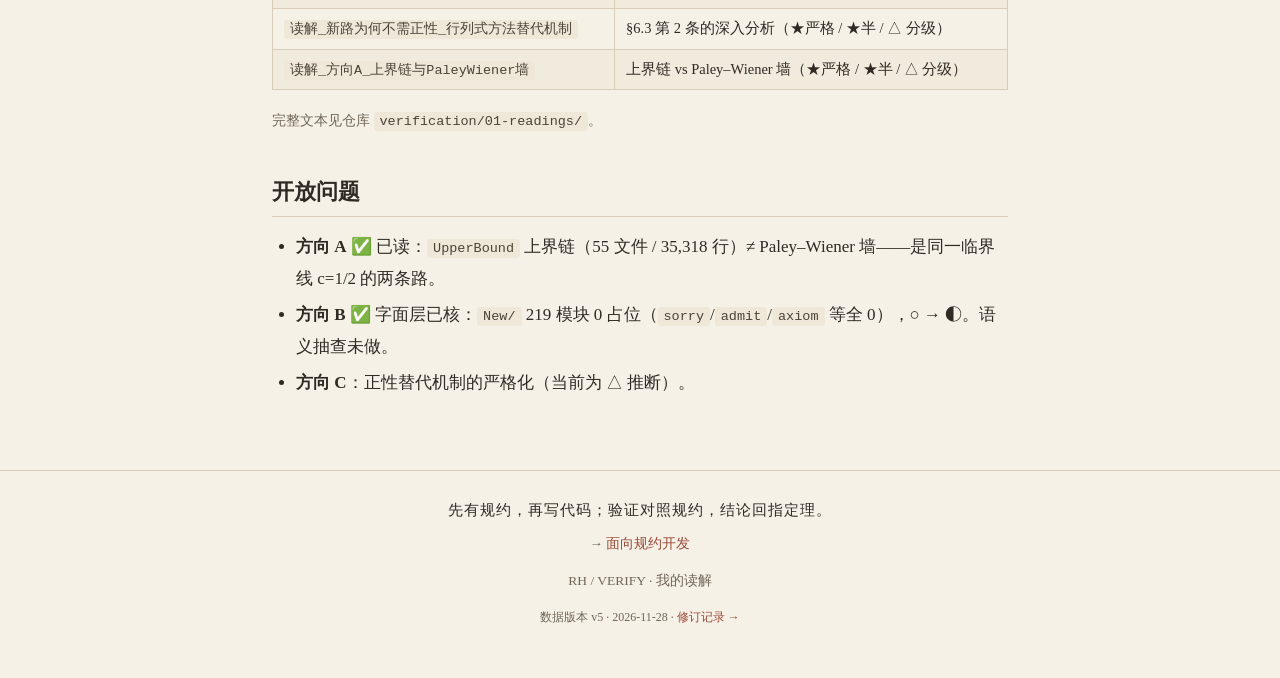
<file: readings.html>
<!DOCTYPE html>
<html lang="zh-CN">
<head>
  <meta charset="UTF-8">
  <meta name="viewport" content="width=device-width, initial-scale=1.0">
  <title>我的读解 · RH / VERIFY</title>
  <link rel="stylesheet" href="css/style.css">
</head>
<body>
  <header class="site-header">
    <div class="wrap">
      <div class="brand"><a href="index.html">RH <span class="sep">/</span> VERIFY<span class="en">黎曼猜想 · Lean 形式化独立复现</span></a></div>
      <nav class="site-nav">
        <a href="index.html">首页</a>
        <a href="news.html">最新动态</a>
        <a href="readings.html" class="active">我的读解</a>
        <a href="reproduction.html">独立复现</a>
        <a href="structure.html">结构消化</a>
        <a href="machine.html">机器遥测</a>
        <a href="results.html">结论</a>
        <a href="crosscheck.html">双机交叉</a>
        <a href="log.html">验证日志</a>
        <a href="downloads.html">下载</a>
        <a href="changelog.html">修订记录</a>
      </nav>
    </div>
  </header>

  <main class="wrap">
    <section class="hero">
      <div class="badge-row">
        <span class="badge accent">我的读解</span>
        <span class="badge">能验 vs 能懂</span>
        <span class="badge ok">四线并流</span>
      </div>
      <h1>我的读解</h1>
      <p class="sub">从 2026 年 9 月 18 日以来，探索黎曼猜想的个人综述。<br>与「独立复现」互补——<strong>复现答「验不验得过」，读解答「懂不懂得了」</strong>。</p>
    </section>

    <section>
      <h2>探索路径</h2>
      <p class="path-legend">四条线的路径导航：<span class="marker ok">✓</span> 成功 · <span class="marker fail">✗</span> 失败 / 此路不通 · <span class="marker info">◐</span> 外部 / 未定。点击节点展开详细读解。</p>
      <div class="path-map">
        <div class="path-row">
          <div class="path-row-label">书斋内</div>
          <div class="path-track">
            <details class="path-node ok" id="line-1">
              <summary><span class="path-mark">✓</span><span class="path-head"><span class="path-idx">线一</span> · <span class="path-title">缺口定位</span></span><span class="path-sub">定位到「正性」</span></summary>
              <div class="path-detail">
                <p>起点是 Langlands 纲领的「连接」，终点落到 <code>(Spec ℤ, 零点结构)</code> 这一格。</p>
                <ul>
                  <li><span class="marker ok">✓</span> 把「缺一个统一理论」压缩到「缺一格」——从一整片未知，缩小到一个可命名的一格。</li>
                  <li><span class="marker ok">✓</span> 结论：缺的是<strong>正性</strong>，不是「连接」。</li>
                  <li><span class="marker info">◐</span> 过程含三次自我更正（尤其 Connes 算子非自伴一条），边界感见 <a href="https://github.com/skyboyhjj/riemann-hypothesis-lean/blob/custom/verification/01-readings/综述_黎曼猜想探索全记录_202609至202611.md" target="_blank">综述 §2.3</a>。</li>
                </ul>
              </div>
            </details>
            <details class="path-node fail" id="line-2">
              <summary><span class="path-mark">✗</span><span class="path-head"><span class="path-idx">线二</span> · <span class="path-title">正性地形</span></span><span class="path-sub">12 排除 · 4 堵墙</span></summary>
              <div class="path-detail">
                <p>沿 Connes → Weil 正性 → Suzuki → de Branges 一路勘察，结果 12 条路逐一排除，撞上 4 堵墙。</p>
                <ul>
                  <li><span class="marker fail">✗</span> 12 条路排除——每条都是「此路不通」，但排除本身是成果（证伪成功）。</li>
                  <li><span class="marker fail">✗</span> 4 堵墙，其中最硬的一刀：<strong>正性的无穷加法</strong>——非负性不被无穷加法保持（反例 <code>W_S = 1</code>、<code>W − W_S = −2</code>）。</li>
                  <li><span class="marker ok">✓</span> 但把缺口从「缺对象」压到「缺符号」，是这一步的真正产出。</li>
                </ul>
              </div>
            </details>
          </div>
        </div>
        <div class="path-row">
          <div class="path-row-label">外部</div>
          <div class="path-track">
            <details class="path-node info" id="line-3">
              <summary><span class="path-mark">◐</span><span class="path-head"><span class="path-idx">线三</span> · <span class="path-title">外部证明</span></span><span class="path-sub">形式化过关 · 理解为零</span></summary>
              <div class="path-detail">
                <p>2026-11，外部证明撞进来（Alpöge × Claude，Lean 形式化 175,187 模块）。</p>
                <ul>
                  <li><span class="marker ok">✓</span> 形式化层过关：全量编译 0 错误 + <code>#print axioms</code> 仅 3 条标准公理。</li>
                  <li><span class="marker fail">✗</span> 数学理解为零——能验，不能懂。</li>
                </ul>
              </div>
            </details>
            <details class="path-node ok" id="line-4">
              <summary><span class="path-mark">✓</span><span class="path-head"><span class="path-idx">线四</span> · <span class="path-title">源码调查</span></span><span class="path-sub">anyGeometry 排除 · 短版验证</span></summary>
              <div class="path-detail">
                <p>从「验」退回「查源码」，厘清信任边界。</p>
                <ul>
                  <li><span class="marker ok">✓</span> <code>anyGeometry</code> 可疑但未证实（恒真占位、真几何不进链）——嫌疑排除，但定义层被抽空坐实。</li>
                  <li><span class="marker ok">✓</span> 短版 <code>grh-lean</code>（794 模块 / 约 11 万行）可安排验证：IP121（14G）构建通过 + 公理 5/5。</li>
                </ul>
              </div>
            </details>
          </div>
        </div>
      </div>
    </section>

    <section>
      <h2>核心论点：地图的价值翻转</h2>
      <blockquote class="warn">
        <p>三个月做的「此路不通」地图，在外部证明出现后，价值从<strong>「指路」</strong>翻转为<strong>「解释新路为什么必须在图外」</strong>——因为被排除的 12 条路全在<strong>正性族</strong>，而证明用的是<strong>行列式族</strong>。</p>
      </blockquote>
    </section>

    <section>
      <h2>关键问题：新路为什么不需要正性？</h2>
      <p>这是四条线并流后浮现、且最值得回答的一个问题（<a href="https://github.com/skyboyhjj/riemann-hypothesis-lean/blob/custom/verification/01-readings/综述_黎曼猜想探索全记录_202609至202611.md" target="_blank">综述 §6.3 第 2 条</a>）。答案一句话：</p>
      <blockquote class="ok">
        <p><strong>行列式方法（Gram 行列式 / 协体积双侧夹逼）替代了正性</strong>。唯一用到的非负性是乘积公式 <code>height(1) ≥ 0</code> 与正型函数 <code>Θ ≥ 0</code>——都平凡且有限，绕开了「非负性不被无穷加法保持」的墙。</p>
      </blockquote>
      <p>论证骨架（<code>src/New/Main.lean</code> 注释原文）：</p>
      <pre><code>h_main  ≤  (V + 2 δ) / rowDim  ≤  h_main − m·remainder</code></pre>
      <p style="font-size:14px;color:var(--ink-soft)">上界（short + enough forms）与下界（integral forms are long）夹住同一个 Gram 行列式；夹逼的缝 = 素数误差项，最后经 Landau 引理翻译成零自由区。</p>
    </section>

    <section>
      <h2>读解文档</h2>
      <table>
        <tr><th>文档</th><th>主题</th></tr>
        <tr><td><a href="https://github.com/skyboyhjj/riemann-hypothesis-lean/blob/custom/verification/01-readings/读解_综述_探索全记录_四线并流.md" target="_blank"><code>读解_综述_探索全记录_四线并流</code></a></td><td>四条线的逻辑关系与交汇点</td></tr>
        <tr><td><a href="https://github.com/skyboyhjj/riemann-hypothesis-lean/blob/custom/verification/01-readings/读解_新路为何不需正性_行列式方法替代机制.md" target="_blank"><code>读解_新路为何不需正性_行列式方法替代机制</code></a></td><td>§6.3 第 2 条的深入分析（★严格 / ★半 / △ 分级）</td></tr>
        <tr><td><a href="https://github.com/skyboyhjj/riemann-hypothesis-lean/blob/custom/verification/01-readings/读解_方向A_上界链与PaleyWiener墙.md" target="_blank"><code>读解_方向A_上界链与PaleyWiener墙</code></a></td><td>上界链 vs Paley–Wiener 墙（★严格 / ★半 / △ 分级）</td></tr>
      </table>
      <p style="font-size:14px;color:var(--ink-soft)">完整文本见仓库 <a href="https://github.com/skyboyhjj/riemann-hypothesis-lean/tree/custom/verification/01-readings" target="_blank"><code>verification/01-readings/</code></a>。</p>
    </section>

    <section>
      <h2>开放问题</h2>
      <ul>
        <li><strong>方向 A</strong> ✅ 已读：<code>UpperBound</code> 上界链（55 文件 / 35,318 行）≠ Paley–Wiener 墙——是同一临界线 c=1/2 的两条路。</li>
        <li><strong>方向 B</strong> ✅ 字面层已核：<code>New/</code> 219 模块 0 占位（<code>sorry</code>/<code>admit</code>/<code>axiom</code> 等全 0），○ → ◐。语义抽查未做。</li>
        <li><strong>方向 C</strong>：正性替代机制的严格化（当前为 △ 推断）。</li>
      </ul>
    </section>
  </main>

  <footer class="site-footer">
    <div class="principle">先有规约，再写代码；验证对照规约，结论回指定理。</div>
    <p style="margin-top:8px">→ <a href="https://skyboyhjj.github.io/spec-oriented-development/">面向规约开发</a></p>
    <p style="margin-top:8px">RH / VERIFY · 我的读解</p>
    <p style="margin-top:8px;font-size:12px;color:var(--ink-soft)">数据版本 v5 · 2026-11-28 · <a href="changelog.html">修订记录 →</a></p>
  </footer>
</body>
</html>
</file>
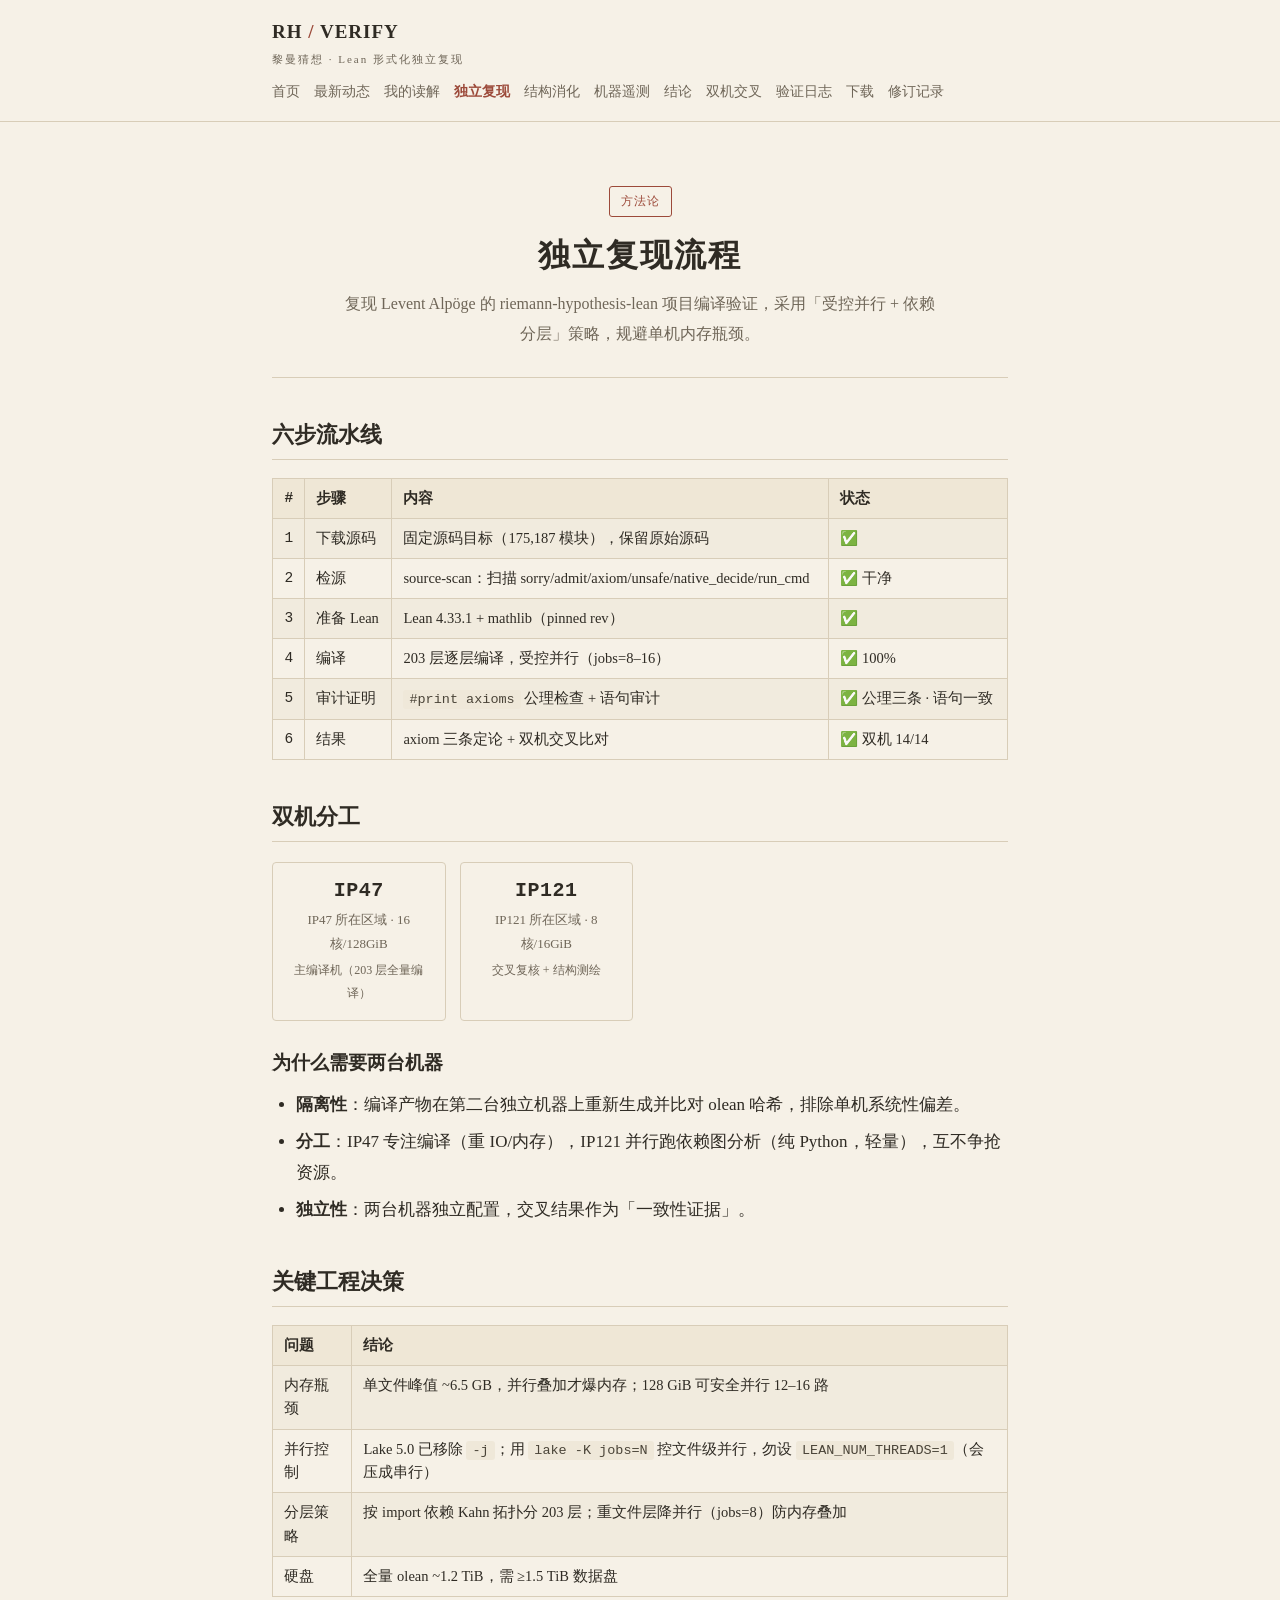
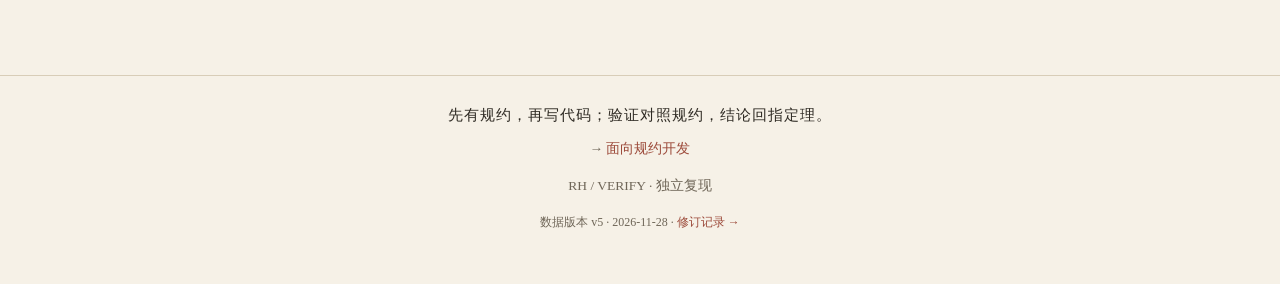
<file: reproduction.html>
<!DOCTYPE html>
<html lang="zh-CN">
<head>
  <meta charset="UTF-8">
  <meta name="viewport" content="width=device-width, initial-scale=1.0">
  <title>独立复现 · RH / VERIFY</title>
  <link rel="stylesheet" href="css/style.css">
</head>
<body>
  <header class="site-header">
    <div class="wrap">
      <div class="brand"><a href="index.html">RH <span class="sep">/</span> VERIFY<span class="en">黎曼猜想 · Lean 形式化独立复现</span></a></div>
      <nav class="site-nav">
        <a href="index.html">首页</a>
        <a href="news.html">最新动态</a>
        <a href="readings.html">我的读解</a>
        <a href="reproduction.html" class="active">独立复现</a>
        <a href="structure.html">结构消化</a>
        <a href="machine.html">机器遥测</a>
        <a href="results.html">结论</a>
        <a href="crosscheck.html">双机交叉</a>
        <a href="log.html">验证日志</a>
        <a href="downloads.html">下载</a>
        <a href="changelog.html">修订记录</a>
      </nav>
    </div>
  </header>

  <main class="wrap">
    <section class="hero">
      <div class="badge-row"><span class="badge accent">方法论</span></div>
      <h1>独立复现流程</h1>
      <p class="sub">复现 Levent Alpöge 的 riemann-hypothesis-lean 项目编译验证，采用「受控并行 + 依赖分层」策略，规避单机内存瓶颈。</p>
    </section>

    <section>
      <h2>六步流水线</h2>
      <table>
        <tr><th class="num">#</th><th>步骤</th><th>内容</th><th>状态</th></tr>
        <tr><td class="num">1</td><td>下载源码</td><td>固定源码目标（175,187 模块），保留原始源码</td><td>✅</td></tr>
        <tr><td class="num">2</td><td>检源</td><td>source-scan：扫描 sorry/admit/axiom/unsafe/native_decide/run_cmd</td><td>✅ 干净</td></tr>
        <tr><td class="num">3</td><td>准备 Lean</td><td>Lean 4.33.1 + mathlib（pinned rev）</td><td>✅</td></tr>
        <tr><td class="num">4</td><td>编译</td><td>203 层逐层编译，受控并行（jobs=8–16）</td><td>✅ 100%</td></tr>
        <tr><td class="num">5</td><td>审计证明</td><td><code>#print axioms</code> 公理检查 + 语句审计</td><td>✅ 公理三条 · 语句一致</td></tr>
        <tr><td class="num">6</td><td>结果</td><td>axiom 三条定论 + 双机交叉比对</td><td>✅ 双机 14/14</td></tr>
      </table>
    </section>

    <section>
      <h2>双机分工</h2>
      <div class="stat-grid">
        <div class="stat-card">
          <div class="stat-value small">IP47</div>
          <div class="stat-label">IP47 所在区域 · 16核/128GiB</div>
          <div class="stat-note">主编译机（203 层全量编译）</div>
        </div>
        <div class="stat-card">
          <div class="stat-value small">IP121</div>
          <div class="stat-label">IP121 所在区域 · 8核/16GiB</div>
          <div class="stat-note">交叉复核 + 结构测绘</div>
        </div>
      </div>
      <h3>为什么需要两台机器</h3>
      <ul>
        <li><strong>隔离性</strong>：编译产物在第二台独立机器上重新生成并比对 olean 哈希，排除单机系统性偏差。</li>
        <li><strong>分工</strong>：IP47 专注编译（重 IO/内存），IP121 并行跑依赖图分析（纯 Python，轻量），互不争抢资源。</li>
        <li><strong>独立性</strong>：两台机器独立配置，交叉结果作为「一致性证据」。</li>
      </ul>
    </section>

    <section>
      <h2>关键工程决策</h2>
      <table>
        <tr><th>问题</th><th>结论</th></tr>
        <tr><td>内存瓶颈</td><td>单文件峰值 ~6.5 GB，并行叠加才爆内存；128 GiB 可安全并行 12–16 路</td></tr>
        <tr><td>并行控制</td><td>Lake 5.0 已移除 <code>-j</code>；用 <code>lake -K jobs=N</code> 控文件级并行，勿设 <code>LEAN_NUM_THREADS=1</code>（会压成串行）</td></tr>
        <tr><td>分层策略</td><td>按 import 依赖 Kahn 拓扑分 203 层；重文件层降并行（jobs=8）防内存叠加</td></tr>
        <tr><td>硬盘</td><td>全量 olean ~1.2 TiB，需 ≥1.5 TiB 数据盘</td></tr>
      </table>
    </section>
  </main>

  <footer class="site-footer">
    <div class="principle">先有规约，再写代码；验证对照规约，结论回指定理。</div>
    <p style="margin-top:8px">→ <a href="https://skyboyhjj.github.io/spec-oriented-development/">面向规约开发</a></p>
    <p style="margin-top:8px">RH / VERIFY · 独立复现</p>
    <p style="margin-top:8px;font-size:12px;color:var(--ink-soft)">数据版本 v5 · 2026-11-28 · <a href="changelog.html">修订记录 →</a></p>
  </footer>
</body>
</html>
</file>
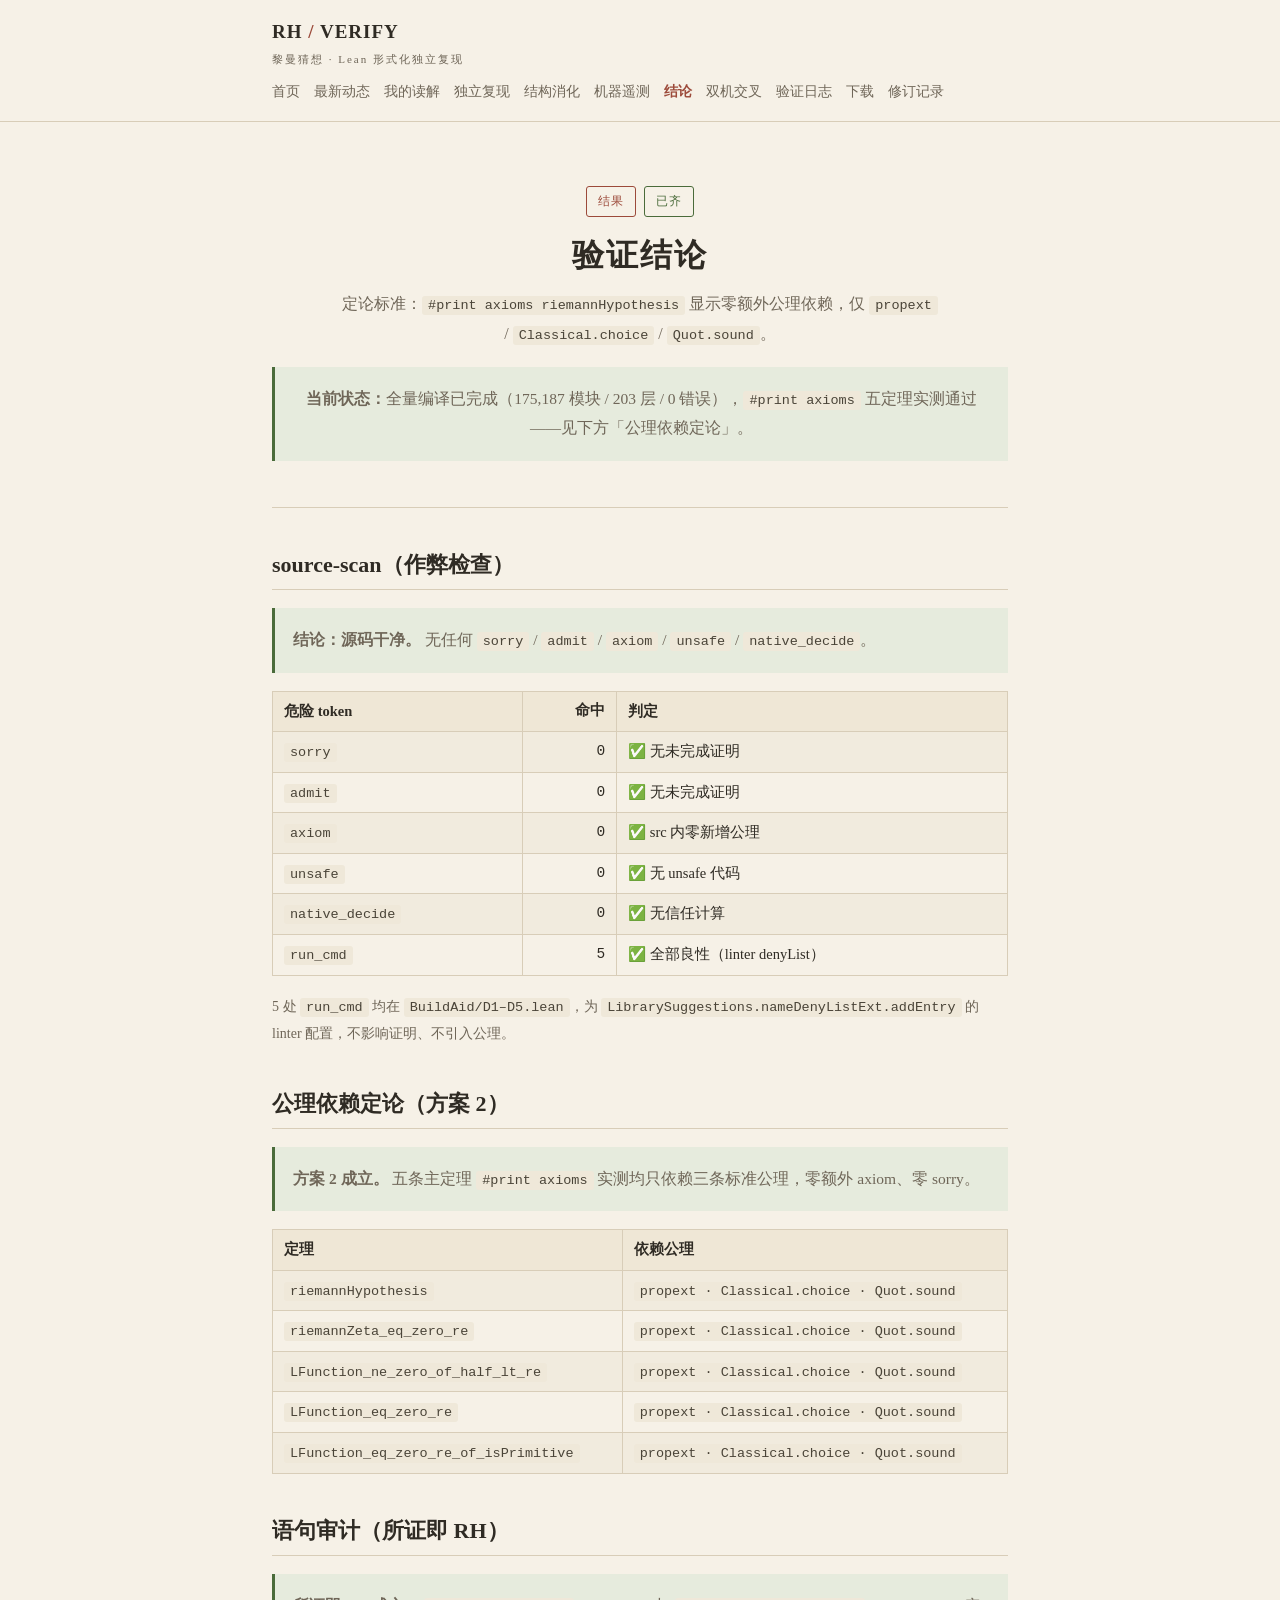
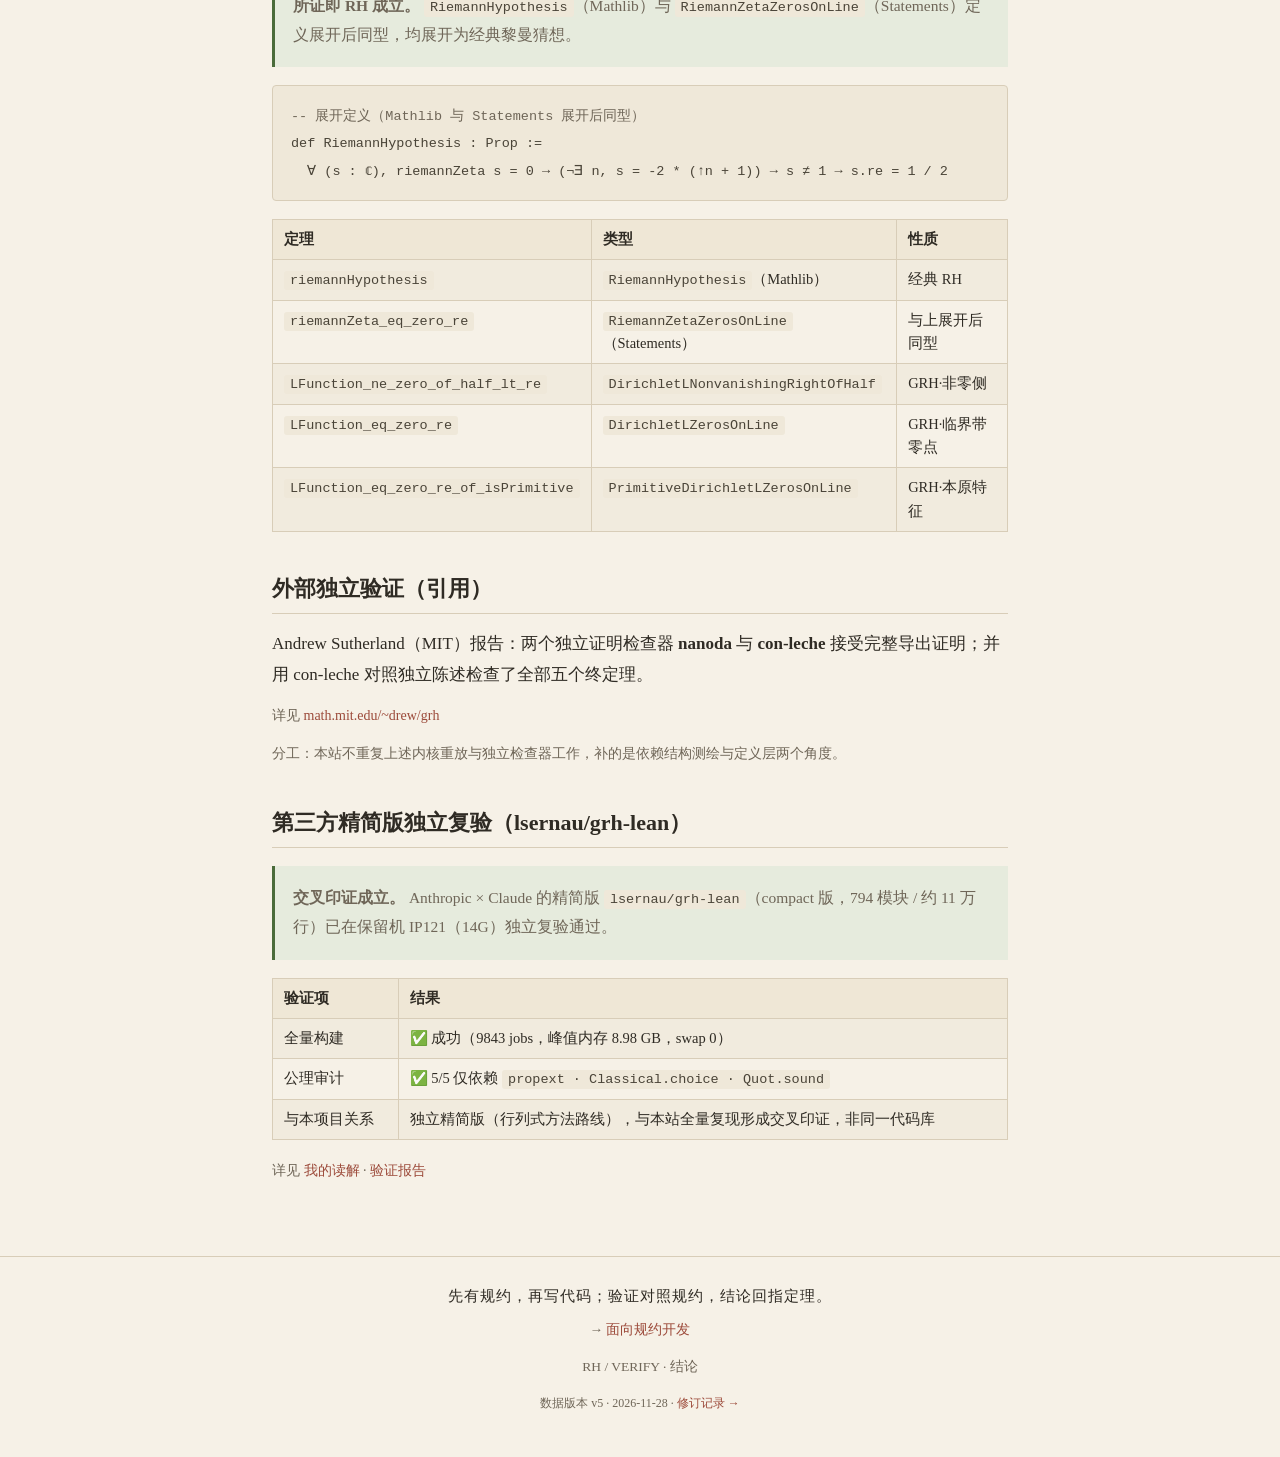
<file: results.html>
<!DOCTYPE html>
<html lang="zh-CN">
<head>
  <meta charset="UTF-8">
  <meta name="viewport" content="width=device-width, initial-scale=1.0">
  <title>结论 · RH / VERIFY</title>
  <link rel="stylesheet" href="css/style.css">
</head>
<body>
  <header class="site-header">
    <div class="wrap">
      <div class="brand"><a href="index.html">RH <span class="sep">/</span> VERIFY<span class="en">黎曼猜想 · Lean 形式化独立复现</span></a></div>
      <nav class="site-nav">
        <a href="index.html">首页</a>
        <a href="news.html">最新动态</a>
        <a href="readings.html">我的读解</a>
        <a href="reproduction.html">独立复现</a>
        <a href="structure.html">结构消化</a>
        <a href="machine.html">机器遥测</a>
        <a href="results.html" class="active">结论</a>
        <a href="crosscheck.html">双机交叉</a>
        <a href="log.html">验证日志</a>
        <a href="downloads.html">下载</a>
        <a href="changelog.html">修订记录</a>
      </nav>
    </div>
  </header>

  <main class="wrap">
    <section class="hero">
      <div class="badge-row"><span class="badge accent">结果</span><span class="badge ok">已齐</span></div>
      <h1>验证结论</h1>
      <p class="sub">定论标准：<code>#print axioms riemannHypothesis</code> 显示零额外公理依赖，仅 <code>propext</code> / <code>Classical.choice</code> / <code>Quot.sound</code>。</p>
      <blockquote class="ok">
        <p><strong>当前状态：</strong>全量编译已完成（175,187 模块 / 203 层 / 0 错误），<code>#print axioms</code> 五定理实测通过——见下方「公理依赖定论」。</p>
      </blockquote>
    </section>

    <section>
      <h2>source-scan（作弊检查）</h2>
      <blockquote class="ok">
        <p><strong>结论：源码干净。</strong> 无任何 <code>sorry</code> / <code>admit</code> / <code>axiom</code> / <code>unsafe</code> / <code>native_decide</code>。</p>
      </blockquote>
      <table>
        <tr><th>危险 token</th><th class="num">命中</th><th>判定</th></tr>
        <tr><td><code>sorry</code></td><td class="num">0</td><td>✅ 无未完成证明</td></tr>
        <tr><td><code>admit</code></td><td class="num">0</td><td>✅ 无未完成证明</td></tr>
        <tr><td><code>axiom</code></td><td class="num">0</td><td>✅ src 内零新增公理</td></tr>
        <tr><td><code>unsafe</code></td><td class="num">0</td><td>✅ 无 unsafe 代码</td></tr>
        <tr><td><code>native_decide</code></td><td class="num">0</td><td>✅ 无信任计算</td></tr>
        <tr><td><code>run_cmd</code></td><td class="num">5</td><td>✅ 全部良性（linter denyList）</td></tr>
      </table>
      <p style="color:var(--ink-soft);font-size:14px">5 处 <code>run_cmd</code> 均在 <code>BuildAid/D1–D5.lean</code>，为 <code>LibrarySuggestions.nameDenyListExt.addEntry</code> 的 linter 配置，不影响证明、不引入公理。</p>
    </section>

    <section>
      <h2>公理依赖定论（方案 2）</h2>
      <blockquote class="ok">
        <p><strong>方案 2 成立。</strong> 五条主定理 <code>#print axioms</code> 实测均只依赖三条标准公理，零额外 axiom、零 sorry。</p>
      </blockquote>
      <table>
        <tr><th>定理</th><th>依赖公理</th></tr>
        <tr><td><code>riemannHypothesis</code></td><td><code>propext · Classical.choice · Quot.sound</code></td></tr>
        <tr><td><code>riemannZeta_eq_zero_re</code></td><td><code>propext · Classical.choice · Quot.sound</code></td></tr>
        <tr><td><code>LFunction_ne_zero_of_half_lt_re</code></td><td><code>propext · Classical.choice · Quot.sound</code></td></tr>
        <tr><td><code>LFunction_eq_zero_re</code></td><td><code>propext · Classical.choice · Quot.sound</code></td></tr>
        <tr><td><code>LFunction_eq_zero_re_of_isPrimitive</code></td><td><code>propext · Classical.choice · Quot.sound</code></td></tr>
      </table>
    </section>

    <section>
      <h2>语句审计（所证即 RH）</h2>
      <blockquote class="ok">
        <p><strong>所证即 RH 成立。</strong> <code>RiemannHypothesis</code>（Mathlib）与 <code>RiemannZetaZerosOnLine</code>（Statements）定义展开后同型，均展开为经典黎曼猜想。</p>
      </blockquote>
      <pre><code><span class="code-c">-- 展开定义（Mathlib 与 Statements 展开后同型）</span>
def RiemannHypothesis : Prop :=
  ∀ (s : ℂ), riemannZeta s = 0 → (¬∃ n, s = -2 * (↑n + 1)) → s ≠ 1 → s.re = 1 / 2</code></pre>
      <table>
        <tr><th>定理</th><th>类型</th><th>性质</th></tr>
        <tr><td><code>riemannHypothesis</code></td><td><code>RiemannHypothesis</code>（Mathlib）</td><td>经典 RH</td></tr>
        <tr><td><code>riemannZeta_eq_zero_re</code></td><td><code>RiemannZetaZerosOnLine</code>（Statements）</td><td>与上展开后同型</td></tr>
        <tr><td><code>LFunction_ne_zero_of_half_lt_re</code></td><td><code>DirichletLNonvanishingRightOfHalf</code></td><td>GRH·非零侧</td></tr>
        <tr><td><code>LFunction_eq_zero_re</code></td><td><code>DirichletLZerosOnLine</code></td><td>GRH·临界带零点</td></tr>
        <tr><td><code>LFunction_eq_zero_re_of_isPrimitive</code></td><td><code>PrimitiveDirichletLZerosOnLine</code></td><td>GRH·本原特征</td></tr>
      </table>
    </section>

    <section>
      <h2>外部独立验证（引用）</h2>
      <p>Andrew Sutherland（MIT）报告：两个独立证明检查器 <strong>nanoda</strong> 与 <strong>con-leche</strong> 接受完整导出证明；并用 con-leche 对照独立陈述检查了全部五个终定理。</p>
      <p style="font-size:14px;color:var(--ink-soft)">详见 <a href="https://math.mit.edu/~drew/grh/">math.mit.edu/~drew/grh</a></p>
      <p style="font-size:14px;color:var(--ink-soft)">分工：本站不重复上述内核重放与独立检查器工作，补的是依赖结构测绘与定义层两个角度。</p>
    </section>

    <section>
      <h2>第三方精简版独立复验（lsernau/grh-lean）</h2>
      <blockquote class="ok">
        <p><strong>交叉印证成立。</strong> Anthropic × Claude 的精简版 <code>lsernau/grh-lean</code>（compact 版，794 模块 / 约 11 万行）已在保留机 IP121（14G）独立复验通过。</p>
      </blockquote>
      <table>
        <tr><th>验证项</th><th>结果</th></tr>
        <tr><td>全量构建</td><td>✅ 成功（9843 jobs，峰值内存 8.98 GB，swap 0）</td></tr>
        <tr><td>公理审计</td><td>✅ 5/5 仅依赖 <code>propext · Classical.choice · Quot.sound</code></td></tr>
        <tr><td>与本项目关系</td><td>独立精简版（行列式方法路线），与本站全量复现形成交叉印证，非同一代码库</td></tr>
      </table>
      <p style="font-size:14px;color:var(--ink-soft)">详见 <a href="readings.html">我的读解</a> · <a href="https://github.com/skyboyhjj/riemann-hypothesis-lean/blob/custom/verification/09-knowhow/报告_lsernau验证_14G内存可行性.md" target="_blank">验证报告</a></p>
    </section>
  </main>

  <footer class="site-footer">
    <div class="principle">先有规约，再写代码；验证对照规约，结论回指定理。</div>
    <p style="margin-top:8px">→ <a href="https://skyboyhjj.github.io/spec-oriented-development/">面向规约开发</a></p>
    <p style="margin-top:8px">RH / VERIFY · 结论</p>
    <p style="margin-top:8px;font-size:12px;color:var(--ink-soft)">数据版本 v5 · 2026-11-28 · <a href="changelog.html">修订记录 →</a></p>
  </footer>
</body>
</html>
</file>
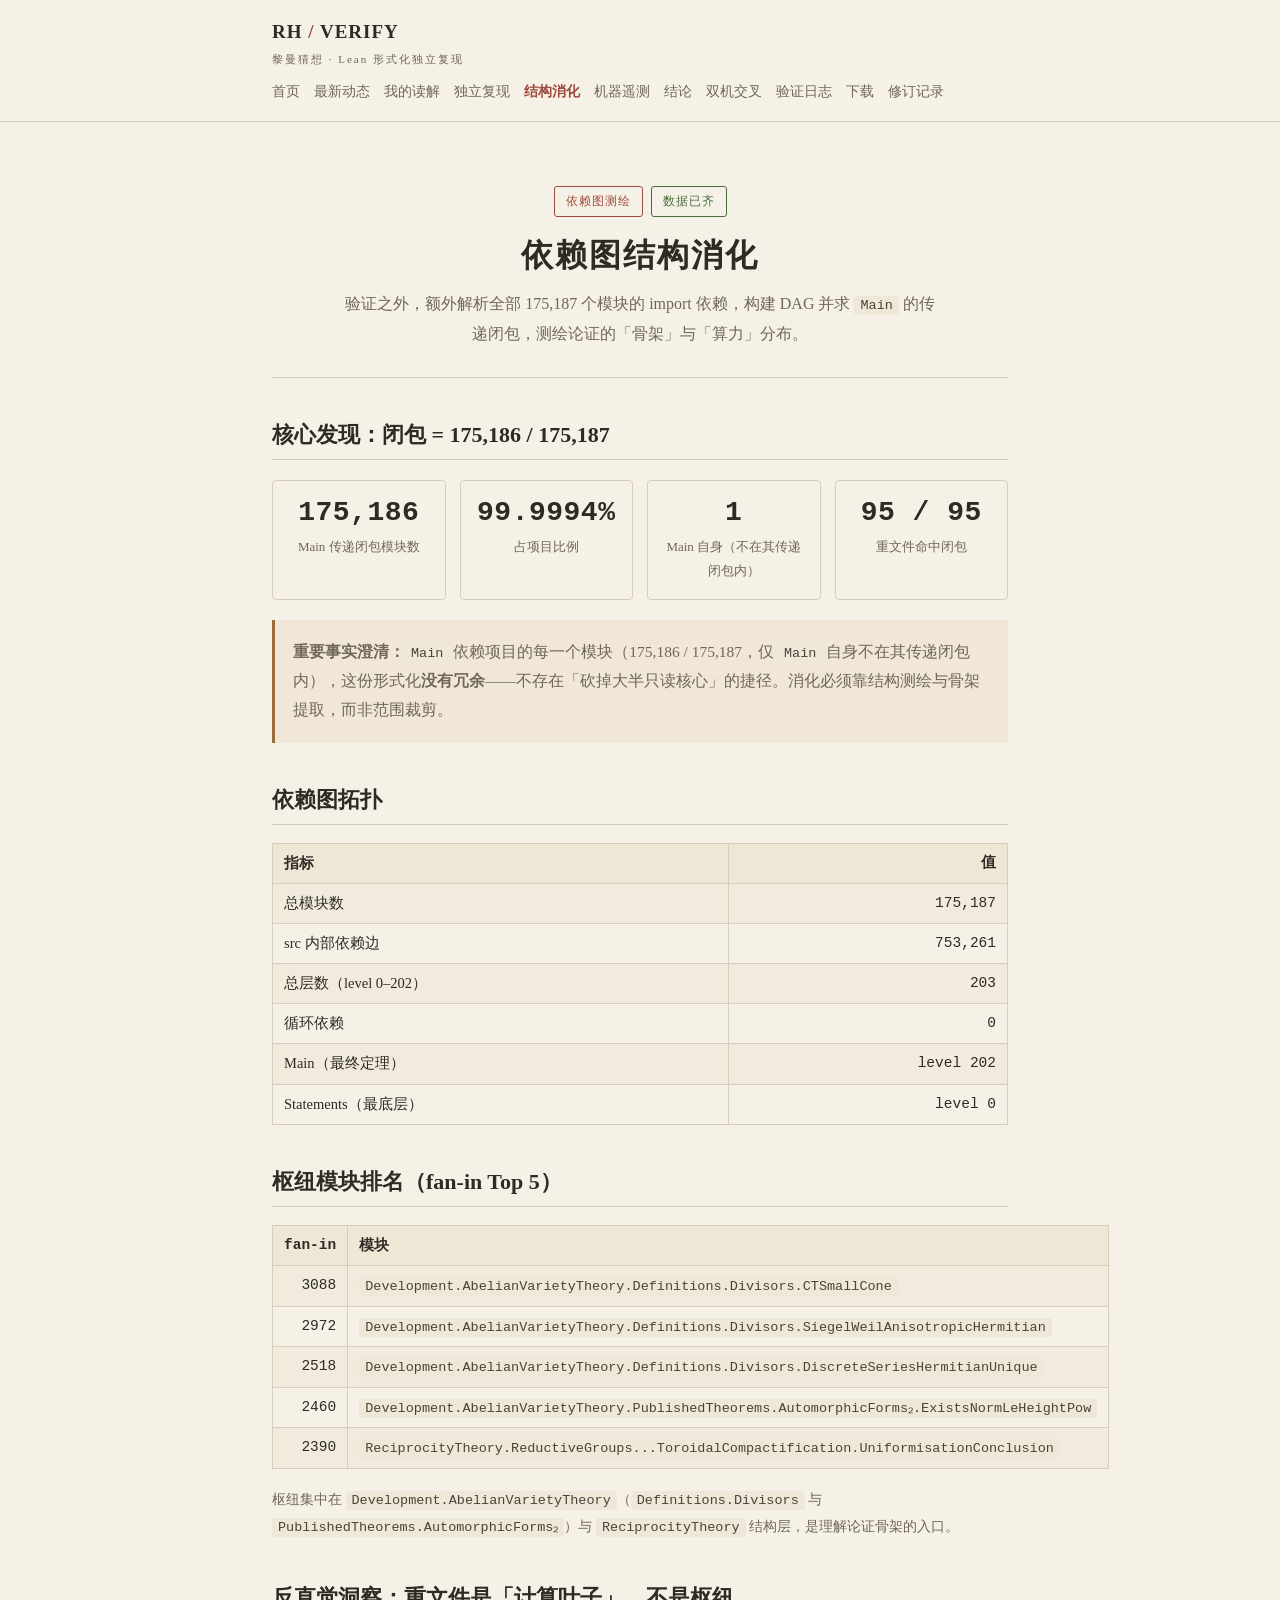
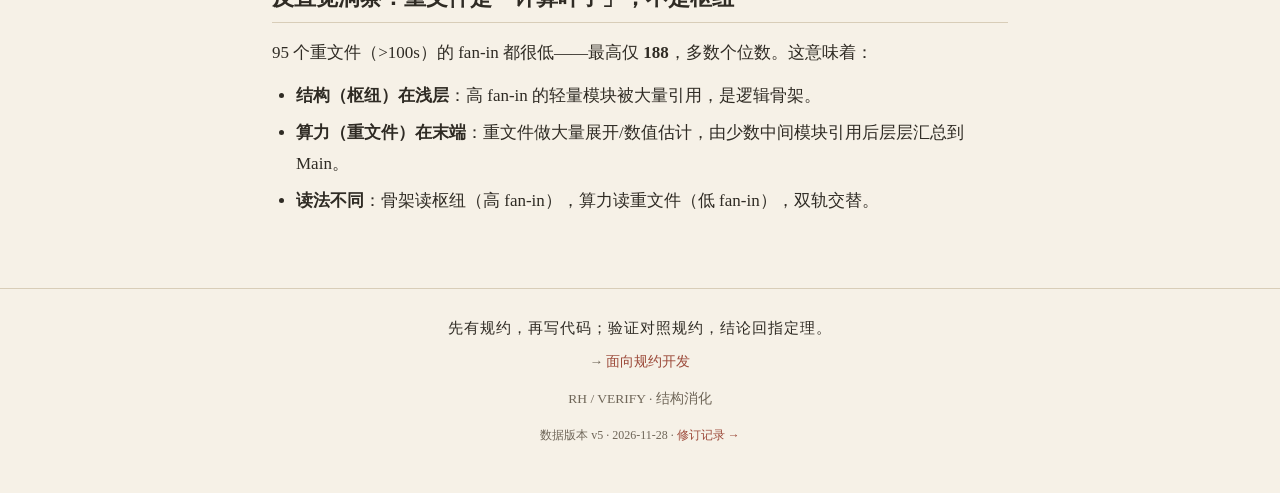
<file: structure.html>
<!DOCTYPE html>
<html lang="zh-CN">
<head>
  <meta charset="UTF-8">
  <meta name="viewport" content="width=device-width, initial-scale=1.0">
  <title>结构消化 · RH / VERIFY</title>
  <link rel="stylesheet" href="css/style.css">
</head>
<body>
  <header class="site-header">
    <div class="wrap">
      <div class="brand"><a href="index.html">RH <span class="sep">/</span> VERIFY<span class="en">黎曼猜想 · Lean 形式化独立复现</span></a></div>
      <nav class="site-nav">
        <a href="index.html">首页</a>
        <a href="news.html">最新动态</a>
        <a href="readings.html">我的读解</a>
        <a href="reproduction.html">独立复现</a>
        <a href="structure.html" class="active">结构消化</a>
        <a href="machine.html">机器遥测</a>
        <a href="results.html">结论</a>
        <a href="crosscheck.html">双机交叉</a>
        <a href="log.html">验证日志</a>
        <a href="downloads.html">下载</a>
        <a href="changelog.html">修订记录</a>
      </nav>
    </div>
  </header>

  <main class="wrap">
    <section class="hero">
      <div class="badge-row"><span class="badge accent">依赖图测绘</span><span class="badge ok">数据已齐</span></div>
      <h1>依赖图结构消化</h1>
      <p class="sub">验证之外，额外解析全部 175,187 个模块的 import 依赖，构建 DAG 并求 <code>Main</code> 的传递闭包，测绘论证的「骨架」与「算力」分布。</p>
    </section>

    <section>
      <h2>核心发现：闭包 = 175,186 / 175,187</h2>
      <div class="stat-grid">
        <div class="stat-card">
          <div class="stat-value">175,186</div>
          <div class="stat-label">Main 传递闭包模块数</div>
        </div>
        <div class="stat-card">
          <div class="stat-value">99.9994%</div>
          <div class="stat-label">占项目比例</div>
        </div>
        <div class="stat-card">
          <div class="stat-value">1</div>
          <div class="stat-label">Main 自身（不在其传递闭包内）</div>
        </div>
        <div class="stat-card">
          <div class="stat-value">95 / 95</div>
          <div class="stat-label">重文件命中闭包</div>
        </div>
      </div>
      <blockquote class="warn">
        <p><strong>重要事实澄清：</strong><code>Main</code> 依赖项目的每一个模块（175,186 / 175,187，仅 <code>Main</code> 自身不在其传递闭包内），这份形式化<strong>没有冗余</strong>——不存在「砍掉大半只读核心」的捷径。消化必须靠结构测绘与骨架提取，而非范围裁剪。</p>
      </blockquote>
    </section>

    <section>
      <h2>依赖图拓扑</h2>
      <table>
        <tr><th>指标</th><th class="num">值</th></tr>
        <tr><td>总模块数</td><td class="num">175,187</td></tr>
        <tr><td>src 内部依赖边</td><td class="num">753,261</td></tr>
        <tr><td>总层数（level 0–202）</td><td class="num">203</td></tr>
        <tr><td>循环依赖</td><td class="num">0</td></tr>
        <tr><td>Main（最终定理）</td><td class="num">level 202</td></tr>
        <tr><td>Statements（最底层）</td><td class="num">level 0</td></tr>
      </table>
    </section>

    <section>
      <h2>枢纽模块排名（fan-in Top 5）</h2>
      <table>
        <tr><th class="num">fan-in</th><th>模块</th></tr>
        <tr><td class="num">3088</td><td><code>Development.AbelianVarietyTheory.Definitions.Divisors.CTSmallCone</code></td></tr>
        <tr><td class="num">2972</td><td><code>Development.AbelianVarietyTheory.Definitions.Divisors.SiegelWeilAnisotropicHermitian</code></td></tr>
        <tr><td class="num">2518</td><td><code>Development.AbelianVarietyTheory.Definitions.Divisors.DiscreteSeriesHermitianUnique</code></td></tr>
        <tr><td class="num">2460</td><td><code>Development.AbelianVarietyTheory.PublishedTheorems.AutomorphicForms₂.ExistsNormLeHeightPow</code></td></tr>
        <tr><td class="num">2390</td><td><code>ReciprocityTheory.ReductiveGroups...ToroidalCompactification.UniformisationConclusion</code></td></tr>
      </table>
      <p style="color:var(--ink-soft);font-size:14px">枢纽集中在 <code>Development.AbelianVarietyTheory</code>（<code>Definitions.Divisors</code> 与 <code>PublishedTheorems.AutomorphicForms₂</code>）与 <code>ReciprocityTheory</code> 结构层，是理解论证骨架的入口。</p>
    </section>

    <section>
      <h2>反直觉洞察：重文件是「计算叶子」，不是枢纽</h2>
      <p>95 个重文件（&gt;100s）的 fan-in 都很低——最高仅 <strong>188</strong>，多数个位数。这意味着：</p>
      <ul>
        <li><strong>结构（枢纽）在浅层</strong>：高 fan-in 的轻量模块被大量引用，是逻辑骨架。</li>
        <li><strong>算力（重文件）在末端</strong>：重文件做大量展开/数值估计，由少数中间模块引用后层层汇总到 Main。</li>
        <li><strong>读法不同</strong>：骨架读枢纽（高 fan-in），算力读重文件（低 fan-in），双轨交替。</li>
      </ul>
    </section>
  </main>

  <footer class="site-footer">
    <div class="principle">先有规约，再写代码；验证对照规约，结论回指定理。</div>
    <p style="margin-top:8px">→ <a href="https://skyboyhjj.github.io/spec-oriented-development/">面向规约开发</a></p>
    <p style="margin-top:8px">RH / VERIFY · 结构消化</p>
    <p style="margin-top:8px;font-size:12px;color:var(--ink-soft)">数据版本 v5 · 2026-11-28 · <a href="changelog.html">修订记录 →</a></p>
  </footer>
</body>
</html>
</file>
<file: css/style.css>
/* RH / VERIFY · 水墨道风 极简样式
   继承自 spec-oriented-development：
   减法优先 —— 无阴影、无模糊、无渐变，只用宣纸底 + 墨色 + 朱砂点缀 */

:root {
  --bg: #f6f1e7;          /* 宣纸 */
  --bg-soft: #efe7d6;     /* 淡纸 */
  --ink: #2f2b24;         /* 浓墨 */
  --ink-soft: #6f6658;    /* 淡墨 */
  --accent: #9c4a3a;      /* 朱砂 / 赭石 */
  --line: #d8cdb8;        /* 淡墨线 */
  --code-bg: #efe8d9;
  --code-ink: #4a4438;
  --ok: #4a6b3a;          /* 竹绿：通过 / 干净 */
  --ok-soft: #e6ebdd;
  --warn: #9c6b3a;        /* 赭黄：待回填 / 进行中 */
  --warn-soft: #f0e7d8;
  --maxw: 780px;
}

* { box-sizing: border-box; }

html { scroll-behavior: smooth; }

body {
  margin: 0;
  background: var(--bg);
  color: var(--ink);
  font-family: "Noto Serif SC", "Source Han Serif SC", "Songti SC", "STSong", "SimSun", serif;
  line-height: 1.85;
  font-size: 17px;
  -webkit-font-smoothing: antialiased;
}

a { color: var(--accent); text-decoration: none; border-bottom: 1px solid transparent; }
a:hover { border-bottom-color: var(--accent); }

.wrap { max-width: var(--maxw); margin: 0 auto; padding: 0 22px; }

/* ---------- 页头 ---------- */
.site-header {
  border-bottom: 1px solid var(--line);
  background: var(--bg);
  position: sticky; top: 0; z-index: 10;
}
.site-header .wrap { display: flex; flex-wrap: wrap; align-items: center; gap: 8px 20px; padding-top: 14px; padding-bottom: 14px; }
.brand { font-size: 19px; font-weight: 700; letter-spacing: 1px; border-bottom: none; }
.brand a { color: var(--ink); border-bottom: none; }
.brand .sep { color: var(--accent); }
.brand .en { display: block; font-size: 11px; font-weight: 400; letter-spacing: 2px; color: var(--ink-soft); }
.site-nav { display: flex; flex-wrap: wrap; gap: 4px 14px; font-size: 14px; }
.site-nav a { color: var(--ink-soft); border-bottom: none; padding: 2px 0; }
.site-nav a:hover { color: var(--accent); }
.site-nav a.active { color: var(--accent); font-weight: 700; }

/* ---------- 正文 ---------- */
main.wrap { padding-top: 28px; padding-bottom: 60px; }

h1, h2, h3, h4 { font-weight: 700; line-height: 1.5; }
h1 { font-size: 30px; line-height: 1.4; margin: 0 0 6px; letter-spacing: 1px; }
h2 { font-size: 22px; margin: 40px 0 14px; padding-bottom: 8px; border-bottom: 1px solid var(--line); }
h3 { font-size: 19px; margin: 28px 0 10px; }
h4 { font-size: 17px; margin: 22px 0 8px; }

p { margin: 12px 0; }

blockquote {
  margin: 18px 0; padding: 12px 18px;
  border-left: 3px solid var(--accent);
  background: var(--bg-soft);
  color: var(--ink-soft);
  font-size: 15.5px;
}
blockquote p { margin: 6px 0; }
blockquote.ok { border-left-color: var(--ok); background: var(--ok-soft); }
blockquote.warn { border-left-color: var(--warn); background: var(--warn-soft); }

hr { border: none; border-top: 1px solid var(--line); margin: 36px 0; }

code {
  font-family: "SF Mono", "JetBrains Mono", "Cascadia Code", Consolas, monospace;
  font-size: 13.5px;
  background: var(--code-bg);
  color: var(--code-ink);
  padding: 2px 6px;
  border-radius: 3px;
}
pre {
  background: var(--code-bg);
  padding: 16px 18px;
  overflow-x: auto;
  border: 1px solid var(--line);
  border-radius: 4px;
  line-height: 1.6;
}
pre code { background: none; padding: 0; font-size: 13.5px; }
.code-k { color: var(--accent); }
.code-c { color: var(--ink-soft); }

/* ---------- 表格 ---------- */
table {
  border-collapse: collapse; width: 100%; margin: 18px 0;
  font-size: 14.5px; line-height: 1.6;
}
th, td { border: 1px solid var(--line); padding: 8px 11px; text-align: left; vertical-align: top; }
th { background: var(--bg-soft); font-weight: 700; white-space: nowrap; }
td.num, th.num { text-align: right; font-family: "SF Mono", "Cascadia Code", Consolas, monospace; }
tbody tr:nth-child(even) { background: rgba(216, 205, 184, 0.18); }

/* ---------- 列表 ---------- */
ul, ol { padding-left: 24px; margin: 12px 0; }
li { margin: 5px 0; }
li > ul, li > ol { margin: 4px 0; }

/* ---------- 首页 hero ---------- */
.hero {
  padding: 36px 0 28px;
  text-align: center;
  border-bottom: 1px solid var(--line);
  margin-bottom: 26px;
}
.hero h1 { font-size: 32px; letter-spacing: 2px; margin: 0 0 12px; }
.hero .sub { color: var(--ink-soft); font-size: 16px; max-width: 600px; margin: 0 auto; }

/* ---------- 状态标签 ---------- */
.badge-row { display: flex; flex-wrap: wrap; gap: 8px; justify-content: center; margin-bottom: 16px; }
.badge {
  font-size: 12px; letter-spacing: 1px; padding: 3px 11px;
  border: 1px solid var(--line); border-radius: 3px;
  color: var(--ink-soft); background: var(--bg);
}
.badge.accent { color: var(--accent); border-color: var(--accent); }
.badge.ok { color: var(--ok); border-color: var(--ok); }
.badge.warn { color: var(--warn); border-color: var(--warn); }

/* ---------- 数字卡片（数据报告扩展） ---------- */
.stat-grid {
  display: grid; grid-template-columns: repeat(auto-fill, minmax(160px, 1fr));
  gap: 14px; margin: 20px 0;
}
.stat-card {
  border: 1px solid var(--line); border-radius: 4px;
  padding: 16px 16px; background: var(--bg); text-align: center;
}
.stat-value { font-size: 28px; font-weight: 700; color: var(--ink); letter-spacing: 0.5px; line-height: 1.15; font-family: "SF Mono", "Cascadia Code", Consolas, monospace; }
.stat-value.small { font-size: 20px; }
.stat-label { font-size: 13px; color: var(--ink-soft); margin-top: 6px; }
.stat-note { font-size: 12px; color: var(--ink-soft); margin-top: 3px; }

/* ---------- 进度条 ---------- */
.progress { background: var(--bg-soft); border: 1px solid var(--line); border-radius: 3px; height: 12px; overflow: hidden; }
.progress > span { display: block; height: 100%; background: var(--accent); }

/* ---------- 时间线 ---------- */
.timeline { position: relative; margin: 20px 0 8px; padding-left: 22px; border-left: 1px solid var(--line); }
.timeline-item { position: relative; margin: 0 0 26px; }
.timeline-item:last-child { margin-bottom: 4px; }
.timeline-item::before {
  content: ""; position: absolute; left: -28px; top: 5px;
  width: 11px; height: 11px; border-radius: 50%;
  background: var(--bg); border: 2px solid var(--accent);
}
.timeline-date {
  font-size: 12px; letter-spacing: 1px; color: var(--ink-soft);
  font-family: "SF Mono", "Cascadia Code", Consolas, monospace;
}
.timeline-item h4 { margin: 2px 0 4px; font-size: 17px; }
.timeline-item p { margin: 4px 0; font-size: 15px; }
.tag-new {
  display: inline-block; margin-left: 8px; vertical-align: 2px;
  font-size: 11px; letter-spacing: 1px; padding: 2px 8px;
  color: #fff; background: var(--accent); border-radius: 4px;
  font-weight: 700; font-family: "SF Mono", "Cascadia Code", Consolas, monospace;
}

/* ---------- 探索路径地图（我的读解） ---------- */
.path-legend { font-size: 14px; color: var(--ink-soft); margin: 0 0 4px; }

.path-map { margin: 20px 0; }

.path-row { display: flex; gap: 12px; margin: 0 0 16px; }

.path-row-label {
  flex: 0 0 54px;
  display: flex; align-items: center; justify-content: center;
  writing-mode: vertical-rl; letter-spacing: 3px;
  font-size: 13px; color: var(--ink-soft);
  border: 1px solid var(--line); border-radius: 4px;
  background: var(--bg-soft);
}

.path-track {
  flex: 1; position: relative;
  display: flex; gap: 18px;
  padding: 22px 0;
}
.path-track::before {
  content: ""; position: absolute; left: 0; right: 0; top: 50%;
  height: 2px; background: var(--line);
}

.path-node {
  position: relative; z-index: 1;
  flex: 1 1 0; min-width: 0;
  border: 1px solid var(--line); border-radius: 4px;
  background: var(--bg);
  transition: border-color .15s;
}
.path-node:hover { border-color: var(--accent); }
.path-node.ok { border-top: 3px solid var(--ok); }
.path-node.fail { border-top: 3px solid var(--accent); }
.path-node.info { border-top: 3px solid var(--warn); }

.path-node > summary {
  list-style: none; cursor: pointer;
  padding: 12px 30px 12px 38px;
  position: relative; display: block;
}
.path-node > summary::-webkit-details-marker { display: none; }

.path-node .path-mark {
  position: absolute; left: 12px; top: 13px;
  font-size: 20px; line-height: 1; font-weight: 700;
}
.path-node.ok .path-mark { color: var(--ok); }
.path-node.fail .path-mark { color: var(--accent); }
.path-node.info .path-mark { color: var(--warn); }

.path-node .path-head { display: block; font-size: 15px; font-weight: 700; color: var(--ink); line-height: 1.4; }
.path-node .path-idx { color: var(--ink-soft); font-weight: 400; }
.path-node .path-sub { display: block; font-size: 12px; color: var(--ink-soft); margin-top: 2px; }

.path-node > summary::after {
  content: "▾"; position: absolute; right: 12px; top: 13px;
  color: var(--ink-soft); font-size: 13px; font-weight: 700;
  transition: transform .15s;
}
.path-node[open] > summary::after { transform: rotate(180deg); }

.path-detail {
  padding: 2px 16px 14px;
  border-top: 1px dashed var(--line);
  font-size: 14.5px;
}
.path-detail p { margin: 10px 0 6px; }
.path-detail ul { margin: 4px 0 2px; padding-left: 22px; }

/* 手机端：横轴降级为竖轴瀑布 */
@media (max-width: 600px) {
  .path-row { flex-direction: column; gap: 8px; }
  .path-row-label {
    flex: 0 0 auto; width: auto;
    writing-mode: horizontal-tb; letter-spacing: 1px;
    padding: 4px 12px; align-self: flex-start;
  }
  .path-track { flex-direction: column; gap: 12px; padding: 0 0 0 20px; }
  .path-track::before { left: 6px; right: auto; top: 0; bottom: 0; width: 2px; height: auto; }
  .path-node { flex: 0 0 auto; }
}

/* 要点标记 */
.marker { display: inline-block; font-size: 13px; font-weight: 700; margin-right: 2px; }
.marker.ok { color: var(--ok); }
.marker.fail { color: var(--accent); }
.marker.info { color: var(--warn); }

/* ---------- 待回填占位 ---------- */
.placeholder {
  border: 1px dashed var(--line); border-radius: 4px; padding: 28px;
  text-align: center; color: var(--ink-soft); background: var(--bg);
}
.placeholder .tag {
  display: inline-block; font-size: 12px; letter-spacing: 1px;
  color: var(--warn); border: 1px solid var(--warn); padding: 2px 10px;
  border-radius: 3px; margin-bottom: 10px;
}

/* ---------- 页脚 ---------- */
.site-footer {
  border-top: 1px solid var(--line);
  color: var(--ink-soft);
  font-size: 13.5px;
  text-align: center;
  padding: 26px 22px 40px;
}
.site-footer .principle { color: var(--ink); font-size: 14.5px; letter-spacing: 1px; }

@media (max-width: 600px) {
  body { font-size: 16px; }
  h1, .hero h1 { font-size: 25px; }
  h2 { font-size: 20px; }
  table { font-size: 13px; }
  .stat-value { font-size: 22px; }
}
</file>
